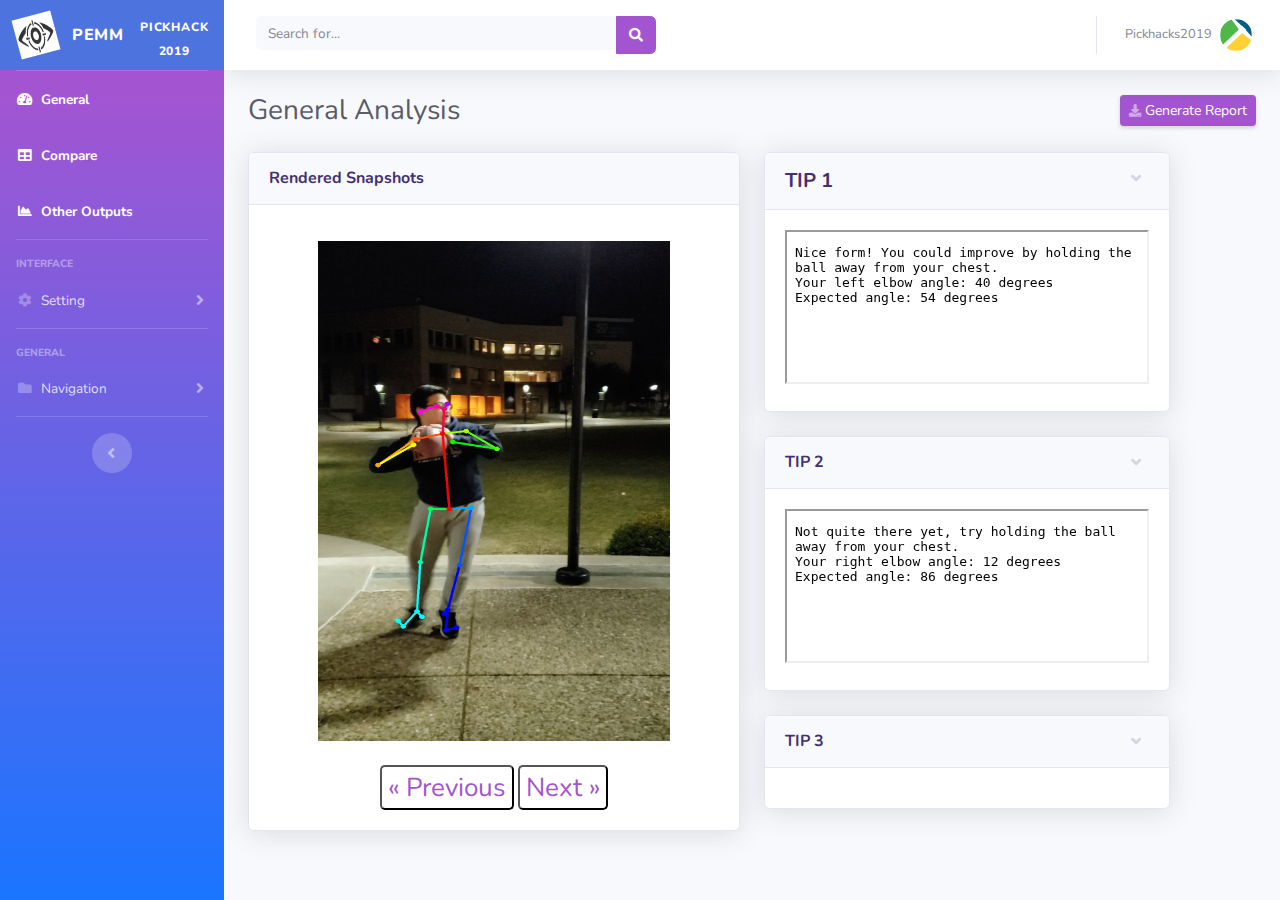
<file: index.html>
<!DOCTYPE html>
<html lang="en">

<head>

  <meta charset="utf-8">
  <meta http-equiv="X-UA-Compatible" content="IE=edge">
  <meta name="viewport" content="width=device-width, initial-scale=1, shrink-to-fit=no">
  <meta name="description" content="Pickhacks 2019 Project (UIUC) Patrick K, Eric D, Michael Z, Melissa P  ">
  <meta name="author" content=" Melissa P">

  <title>PEMM Analysis</title>

  <!-- Custom fonts for this template-->
  <link href="vendor/fontawesome-free/css/all.min.css" rel="stylesheet" type="text/css">
  <link href="https://fonts.googleapis.com/css?family=Nunito:200,200i,300,300i,400,400i,600,600i,700,700i,800,800i,900,900i" rel="stylesheet">

  <!-- Custom styles for this template-->
  <link href="css/sb-admin-2.css" rel="stylesheet">

</head>

<body id="page-top">

    <!-- Page Wrapper -->
    <div id="wrapper">
  
      <!-- Sidebar -->
      <ul class="navbar-nav bg-gradient-primary sidebar sidebar-dark accordion" id="accordionSidebar">
  
        <!-- Sidebar - Brand -->
        <a class="sidebar-brand d-flex align-items-center justify-content-center" href="index.html">
          <div class="sidebar-brand-icon rotate-n-15">
            
            <img style = "width:40px;height:40px" src="img/Icon.JPG"></img>
                        
          </div>
          <div class="sidebar-brand-text mx-3"> PEMM </div>
          <div class="sidebar-brand-text secondline"> <sub>Pickhack 2019</sub></div>
        </a>
  
        <!-- Divider -->
        <hr class="sidebar-divider my-0">
  
        <!-- Nav Item - Dashboard -->
        <li class="nav-item active">
          <a class="nav-link" href="index.html">
            <i class="fas fa-fw fa-tachometer-alt"></i>
            <span>General</span></a>
        </li>
  
          <!-- Nav Item - Tables -->
          <li class="nav-item active">
            <a class="nav-link" href="PEMM_Compare.html">
              <i class="fas fa-fw fa-table"></i>
              <span>Compare</span></a>
          </li>
  
               <!-- Nav Item - Charts -->
        <li class="nav-item active">
            <a class="nav-link" href="PEMM_Others.html">
              <i class="fas fa-fw fa-chart-area"></i>
              <span>Other Outputs</span></a>
          </li>
  
  
        <!-- Divider -->
        <hr class="sidebar-divider">
  
        <!-- Heading -->
        <div class="sidebar-heading">
          Interface
        </div>
  
        <!-- Nav Item - Pages Collapse Menu -->
        <li class="nav-item">
          <a class="nav-link collapsed" href="#" data-toggle="collapse" data-target="#collapseTwo" aria-expanded="true" aria-controls="collapseTwo">
            <i class="fas fa-fw fa-cog"></i>
            <span>Setting</span>
          </a>
          <div id="collapseTwo" class="collapse" aria-labelledby="headingTwo" data-parent="#accordionSidebar">
            <div class="bg-white py-2 collapse-inner rounded">
              <h6 class="collapse-header">Specifics</h6>
              <a class="collapse-item" >Security</a>
              <a class="collapse-item" >Preference</a>
            </div>
          </div>
        </li>
  
        <!-- Divider -->
        <hr class="sidebar-divider">
  
        <!-- Heading -->
        <div class="sidebar-heading">
          General
        </div>
  
        <!-- Nav Item - Pages Collapse Menu -->
        <li class="nav-item">
          <a class="nav-link collapsed" href="#" data-toggle="collapse" data-target="#collapsePages" aria-expanded="true" aria-controls="collapsePages">
            <i class="fas fa-fw fa-folder"></i>
            <span>Navigation</span>
          </a>
          <div id="collapsePages" class="collapse" aria-labelledby="headingPages" data-parent="#accordionSidebar">
            <div class="bg-white py-2 collapse-inner rounded">
              <h6 class="collapse-header">Login Screens:</h6>
              <a class="collapse-item" ></a>Login</a>
              <a class="collapse-item" >Register</a>
              <a class="collapse-item" >Forgot Password</a>
            
            </div>
          </div>
        </li>
  
        
        <!-- Divider -->
        <hr class="sidebar-divider d-none d-md-block">
  
        <!-- Sidebar Toggler (Sidebar) -->
        <div class="text-center d-none d-md-inline">
          <button class="rounded-circle border-0" id="sidebarToggle"></button>
        </div>
  
      </ul>
      <!-- End of Sidebar -->
    <!-- Content Wrapper -->
    <div id="content-wrapper" class="d-flex flex-column">

      <!-- Main Content -->
      <div id="content">

        <!-- Topbar -->
        <nav class="navbar navbar-expand navbar-light bg-white topbar mb-4 static-top shadow">

          <!-- Sidebar Toggle (Topbar) -->
          <button id="sidebarToggleTop" class="btn btn-link d-md-none rounded-circle mr-3">
            <i class="fa fa-bars"></i>
          </button>

          <!-- Topbar Search -->
          <form class="d-none d-sm-inline-block form-inline mr-auto ml-md-3 my-2 my-md-0 mw-100 navbar-search">
            <div class="input-group">
              <input type="text" class="form-control bg-light border-0 small" placeholder="Search for..." aria-label="Search" aria-describedby="basic-addon2">
              <div class="input-group-append">
                <button class="btn btn-primary" type="button">
                  <i class="fas fa-search fa-sm"></i>
                </button>
              </div>
            </div>
          </form>

          <!-- Topbar Navbar -->
          <ul class="navbar-nav ml-auto">

            <!-- Nav Item - Search Dropdown (Visible Only XS) -->
            <li class="nav-item dropdown no-arrow d-sm-none">
              <a class="nav-link dropdown-toggle" href="#" id="searchDropdown" role="button" data-toggle="dropdown" aria-haspopup="true" aria-expanded="false">
                <i class="fas fa-search fa-fw"></i>
              </a>
              <!-- Dropdown - Messages -->
              <div class="dropdown-menu dropdown-menu-right p-3 shadow animated--grow-in" aria-labelledby="searchDropdown">
                <form class="form-inline mr-auto w-100 navbar-search">
                  <div class="input-group">
                    <input type="text" class="form-control bg-light border-0 small" placeholder="Search for..." aria-label="Search" aria-describedby="basic-addon2">
                    <div class="input-group-append">
                      <button class="btn btn-primary" type="button">
                        <i class="fas fa-search fa-sm"></i>
                      </button>
                    </div>
                  </div>
                </form>
              </div>
            </li>

            
            <div class="topbar-divider d-none d-sm-block"></div>

            <!-- Nav Item - User Information -->

              <li class="nav-item dropdown no-arrow">
                  <a class="nav-link dropdown-toggle" href="#" id="userDropdown" role="button" data-toggle="dropdown" aria-haspopup="true" aria-expanded="false">
                    <span class="mr-2 d-none d-lg-inline text-gray-600 small">Pickhacks2019</span>
                    <img class="img-profile rounded-circle" src="img/pickhackIcon.png">
                  </a>
              <!-- Dropdown - User Information -->
              <div class="dropdown-menu dropdown-menu-right shadow animated--grow-in" aria-labelledby="userDropdown">
                <a class="dropdown-item" href="#">
                  <i class="fas fa-user fa-sm fa-fw mr-2 text-gray-400"></i>
                  Profile
                </a>
                <a class="dropdown-item" href="#">
                  <i class="fas fa-cogs fa-sm fa-fw mr-2 text-gray-400"></i>
                  Settings
                </a>
                <a class="dropdown-item" href="#">
                  <i class="fas fa-list fa-sm fa-fw mr-2 text-gray-400"></i>
                  Activity Log
                </a>
                <div class="dropdown-divider"></div>
                <a class="dropdown-item" href="#" data-toggle="modal" data-target="#logoutModal">
                  <i class="fas fa-sign-out-alt fa-sm fa-fw mr-2 text-gray-400"></i>
                  Logout
                </a>
              </div>
            </li>

          </ul>

        </nav>
        <!-- End of Topbar -->

        <!-- Begin Page Content -->
        <div class="container-fluid">

          <!-- Page Heading -->
          <div class="d-sm-flex align-items-center justify-content-between mb-4">
            <h1 class="h3 mb-0 text-gray-800">General Analysis</h1>
            <a href="#" class="d-none d-sm-inline-block btn btn-sm btn-primary shadow-sm"><i class="fas fa-download fa-sm text-white-50"></i> Generate Report</a>
          </div>

          <!-- Content Row Picture -->
         
       <div class="row">
          <!-- Picture changing  -->
          <div class="col-xl-6 col-lg-7">
           <div class="card shadow mb-4">
                    <div class="card-header py-3">
                      <h6 class="m-0 font-weight-bold text-primary">Rendered Snapshots</h6>
                    </div>
                    <div class="card-body">
                      <div class="text-center">
                    <body>
                          <img class="img-fluid px-3 px-sm-4 mt-3 mb-4" id="image" style="width:400px;height:500px" src="img/1_rendered.jpg" >
                      
                      <br>
                        <button id="0" class= "Picture_button" onclick="changeImage(0);changeMessage(0);"><a href="javascript:void();" class="previous" str>&laquo; Previous</a></button> 
                        <button id="1" class= "Picture_button" onclick="changeImage(1); changemessage(1);"><a href="javascript:void();" class="next">Next &raquo;</a></button>
                    </body>
                  </div>
                      </div>
            </div>
          </div>
           <!-- Picture changing html -->

    <!-- Collapsable Card Example -->
    <div class="col-xl-5 col-lg-4 ">
       <div class="card shadow mb-4">
         <!-- Card Header - Accordion -->
         <a href="#collapseCardExample" class="d-block card-header py-3" data-toggle="collapse" role="button" aria-expanded="true" aria-controls="collapseCardExample">
           <h5 class="m-0 font-weight-bold text-primary">TIP 1</h5>
         </a>
         <!-- Card Content - Collapse -->
         <div class="collapse show" id="collapseCardExample">
           <div class="card-body">
               <iframe sandbox id="FirstMessage" height="100%" width="100%"  src = "1_decision_1.txt" onload='readfile()'> </iframe>
            </div>
         </div>
       </div>


              <!-- Collapsable Card Example -->
              <div class="card shadow mb-4">
                  <!-- Card Header - Accordion -->
                  <a href="#collapseCardExample" class="d-block card-header py-3" data-toggle="collapse" role="button" aria-expanded="true" aria-controls="collapseCardExample">
                    <h6 class="m-0 font-weight-bold text-primary">TIP 2</h5>
                  </a>
                  <!-- Card Content - Collapse -->
                  <div class="collapse show" id="collapseCardExample">
                    <div class="card-body">
                        <iframe sandbox id="SecondMessage" height="100%" width="100%"  src = "1_decision_2.txt" onload='readfile()'> </iframe>
                      </div>
                  </div>
                </div>
                
              <!-- Collapsable Card Example -->
              <div class="card shadow mb-4">
                  <!-- Card Header - Accordion -->
                  <a href="#collapseCardExample" class="d-block card-header py-3" data-toggle="collapse" role="button" aria-expanded="true" aria-controls="collapseCardExample">
                    <h6 class="m-0 font-weight-bold text-primary">TIP 3</h5>
                  </a>
                  <!-- Card Content - Collapse -->
                  <div class="collapse show" id="collapseCardExample">
                    <div class="card-body">
                      </div>
                  </div>
                </div>
          <!-- Earnings (Monthly) Card Example -->
          

    </div>
          <!-- content col (Picture Changing-->
          <!-- Picture changing button script -->
          <script>  

              var p0 = new Image();
              p0.src= "img/1_rendered.jpg";
              var p1 = new Image();
              p1.src= "img/2_Eric_rendered.jpg";
              var p2 = new Image();
              p2.src= "img/3_rendered.jpg";
              var p3 = new Image();
              p3.src= "img/4_rendered.jpg";
              var p4 = new Image();
              p4.src= "img/5_rendered.jpg";

              var imgArray = new Array(p0,p1,p2,p3,p4);

              var messageArray1 = ['1_decision_1.txt',
              '2_decision_1.txt',
              '3_decision_1.txt',
              '4_decision_1.txt',
              '5_decision_1.txt'];

              var messageArray2 = ['1_decision_2.txt',
              '2_decision_2.txt',
              '3_decision_2.txt',
              '4_decision_2.txt',
              'message1.txt'];

              var counter = 0; 

              function changeImage(clicked_id){

                if(clicked_id){
                  if(counter != 4){
                    counter ++;
                   }
                }else {
                  if(counter != 0){
                    counter --;
                   }
                }
                
                document.getElementById('image').src = imgArray[counter].src;
                document.getElementById('FirstMessage').src= messageArray1[counter];
                document.getElementById('SecondMessage').src= messageArray2[counter];
              
                return false;
              }
            
        //for the iframe+ read file
        function readfile() {
        alert(document.getElementById('FirstMessage').contentDocument.body.firstChild.src);
        
        alert(document.getElementById('SecondMessage').contentDocument.body.firstChild.innerHTML);
         
          }
          </script>
 
 <!-- Content Row Card Example 
 <div class="row">
      <div class="col-xl-8 col-lg-7">
        <div class="card shadow mb-4">
          <div class="card-header py-3">
            <h6 class="m-0 font-weight-bold text-primary">Development Approach</h6>
          </div>
          <div class="card-body">
            <p > message goes here</p>
            <p class="mb-0">Before working with this theme, you should become familiar with the Bootstrap framework, especially the utility classes.</p>
          </div>
        </div>
    </div>
    End of Approach Column-->

  </div>
</div>
<!-- End of Content Row Card Example -->

            <!--End of content Column-->

        
        <!-- /.container-fluid -->
      
      <!-- End of Main Content -->

    </div>
    <!-- End of Content Wrapper -->

  <!-- End of Page Wrapper -->

  <!-- Scroll to Top Button-->
  <a class="scroll-to-top rounded" href="#page-top">
    <i class="fas fa-angle-up"></i>
  </a>

  <!-- Logout Modal-->
  <div class="modal fade" id="logoutModal" tabindex="-1" role="dialog" aria-labelledby="exampleModalLabel" aria-hidden="true">
    <div class="modal-dialog" role="document">
      <div class="modal-content">
        <div class="modal-header">
          <h5 class="modal-title" id="exampleModalLabel">Ready to Leave?</h5>
          <button class="close" type="button" data-dismiss="modal" aria-label="Close">
            <span aria-hidden="true">×</span>
          </button>
        </div>
        <div class="modal-body">Select "Logout" below if you are ready to end your current session.</div>
        <div class="modal-footer">
          <button class="btn btn-secondary" type="button" data-dismiss="modal">Cancel</button>
          <a class="btn btn-primary" href="login.html">Logout</a>
        </div>
      </div>
    </div>
  </div>

  <!-- Bootstrap core JavaScript-->
  <script src="vendor/jquery/jquery.min.js"></script>
  <script src="vendor/bootstrap/js/bootstrap.bundle.min.js"></script>

  <!-- Core plugin JavaScript-->
  <script src="vendor/jquery-easing/jquery.easing.min.js"></script>

  <!-- Custom scripts for all pages-->
  <script src="js/sb-admin-2.min.js"></script>

  <!-- Page level plugins -->
  <script src="vendor/chart.js/Chart.min.js"></script>

  <!-- Page level custom scripts -->
  <script src="js/demo/chart-area-demo.js"></script>
  <script src="js/demo/chart-pie-demo.js"></script>

</body>

</html>
</file>
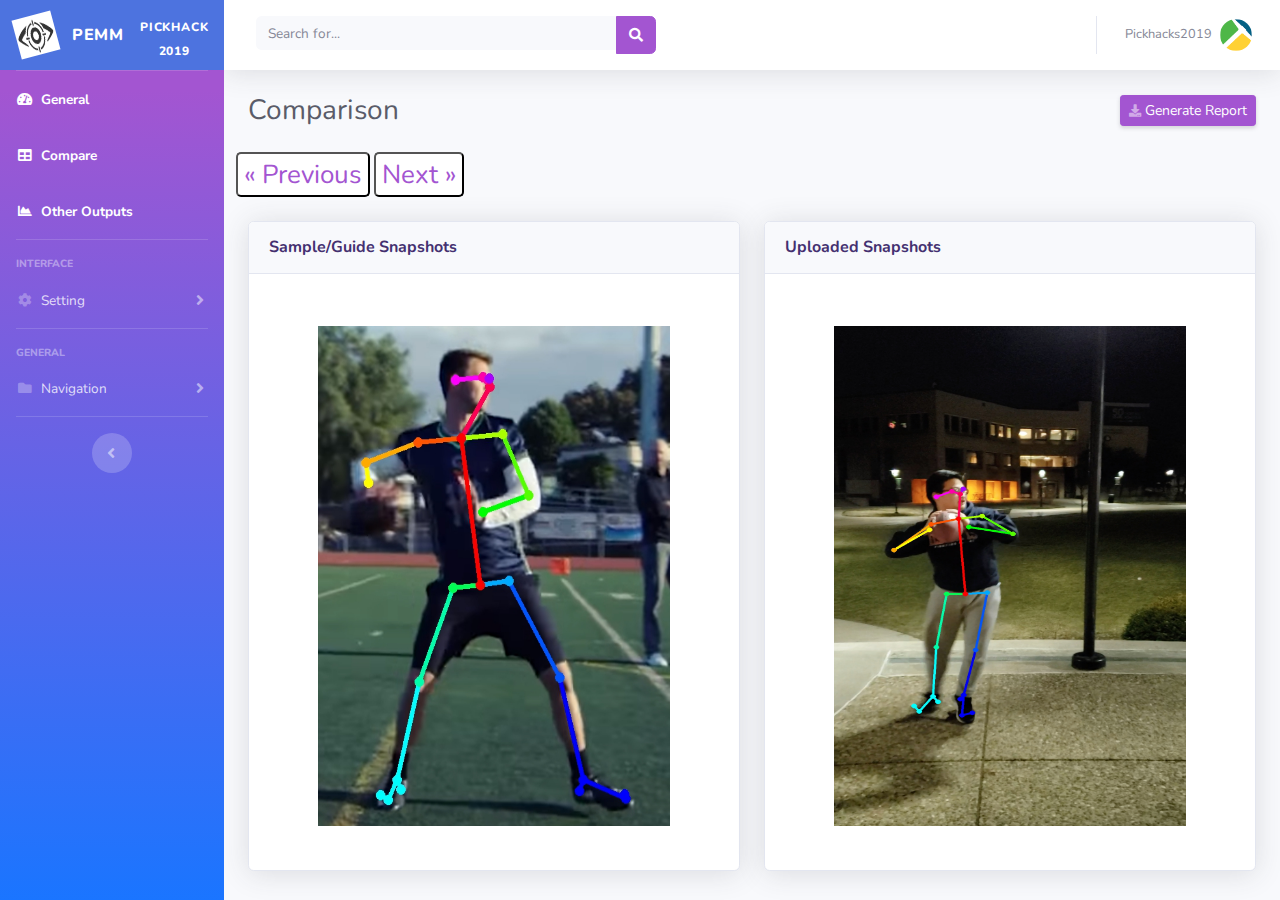
<file: PEMM_Compare.html>
<!DOCTYPE html>
<html lang="en">

<head>

  <meta charset="utf-8">
  <meta http-equiv="X-UA-Compatible" content="IE=edge">
  <meta name="viewport" content="width=device-width, initial-scale=1, shrink-to-fit=no">
  <meta name="description" content="Pickhacks 2019 Project (UIUC) Patrick K, Eric D, Michael Z, Melissa P  ">
  <meta name="author" content=" Melissa P">

  <title>PEMM Others</title>

  <!-- Custom fonts for this template-->
  <link href="vendor/fontawesome-free/css/all.min.css" rel="stylesheet" type="text/css">
  <link href="https://fonts.googleapis.com/css?family=Nunito:200,200i,300,300i,400,400i,600,600i,700,700i,800,800i,900,900i" rel="stylesheet">

  <!-- Custom styles for this template-->
  <link href="css/sb-admin-2.css" rel="stylesheet">

</head>

<body id="page-top">

    <!-- Page Wrapper -->
    <div id="wrapper">
  
      <!-- Sidebar -->
      <ul class="navbar-nav bg-gradient-primary sidebar sidebar-dark accordion" id="accordionSidebar">
  
        <!-- Sidebar - Brand -->
        <a class="sidebar-brand d-flex align-items-center justify-content-center" href="index.html">
          <div class="sidebar-brand-icon rotate-n-15">
            
            <img style = "width:40px;height:40px" src="img/Icon.JPG"></img>
                        
          </div>
          <div class="sidebar-brand-text mx-3"> PEMM </div>
          <div class="sidebar-brand-text secondline"> <sub>Pickhack 2019</sub></div>
        </a>
  
        <!-- Divider -->
        <hr class="sidebar-divider my-0">
  
        <!-- Nav Item - Dashboard -->
        <li class="nav-item active">
          <a class="nav-link" href="index.html">
            <i class="fas fa-fw fa-tachometer-alt"></i>
            <span>General</span></a>
        </li>
  
          <!-- Nav Item - Tables -->
          <li class="nav-item active">
            <a class="nav-link" href="PEMM_Compare.html">
              <i class="fas fa-fw fa-table"></i>
              <span>Compare</span></a>
          </li>
  
               <!-- Nav Item - Charts -->
        <li class="nav-item active">
            <a class="nav-link" href="PEMM_Others.html">
              <i class="fas fa-fw fa-chart-area"></i>
              <span>Other Outputs</span></a>
          </li>
  
  
        <!-- Divider -->
        <hr class="sidebar-divider">
  
        <!-- Heading -->
        <div class="sidebar-heading">
          Interface
        </div>
  
        <!-- Nav Item - Pages Collapse Menu -->
        <li class="nav-item">
          <a class="nav-link collapsed" href="#" data-toggle="collapse" data-target="#collapseTwo" aria-expanded="true" aria-controls="collapseTwo">
            <i class="fas fa-fw fa-cog"></i>
            <span>Setting</span>
          </a>
          <div id="collapseTwo" class="collapse" aria-labelledby="headingTwo" data-parent="#accordionSidebar">
            <div class="bg-white py-2 collapse-inner rounded">
              <h6 class="collapse-header">Specifics</h6>
              <a class="collapse-item" >Security</a>
              <a class="collapse-item" >Preference</a>
            </div>
          </div>
        </li>
  
        <!-- Divider -->
        <hr class="sidebar-divider">
  
        <!-- Heading -->
        <div class="sidebar-heading">
          General
        </div>
  
        <!-- Nav Item - Pages Collapse Menu -->
        <li class="nav-item">
          <a class="nav-link collapsed" href="#" data-toggle="collapse" data-target="#collapsePages" aria-expanded="true" aria-controls="collapsePages">
            <i class="fas fa-fw fa-folder"></i>
            <span>Navigation</span>
          </a>
          <div id="collapsePages" class="collapse" aria-labelledby="headingPages" data-parent="#accordionSidebar">
            <div class="bg-white py-2 collapse-inner rounded">
              <h6 class="collapse-header">Login Screens:</h6>
              <a class="collapse-item" ></a>Login</a>
              <a class="collapse-item" >Register</a>
              <a class="collapse-item" >Forgot Password</a>
            
            </div>
          </div>
        </li>
  
        
        <!-- Divider -->
        <hr class="sidebar-divider d-none d-md-block">
  
        <!-- Sidebar Toggler (Sidebar) -->
        <div class="text-center d-none d-md-inline">
          <button class="rounded-circle border-0" id="sidebarToggle"></button>
        </div>
  
      </ul>
      <!-- End of Sidebar -->
    <!-- Content Wrapper -->
    <div id="content-wrapper" class="d-flex flex-column">

      <!-- Main Content -->
      <div id="content">

        <!-- Topbar -->
        <nav class="navbar navbar-expand navbar-light bg-white topbar mb-4 static-top shadow">

          <!-- Sidebar Toggle (Topbar) -->
          <button id="sidebarToggleTop" class="btn btn-link d-md-none rounded-circle mr-3">
            <i class="fa fa-bars"></i>
          </button>

          <!-- Topbar Search -->
          <form class="d-none d-sm-inline-block form-inline mr-auto ml-md-3 my-2 my-md-0 mw-100 navbar-search">
            <div class="input-group">
              <input type="text" class="form-control bg-light border-0 small" placeholder="Search for..." aria-label="Search" aria-describedby="basic-addon2">
              <div class="input-group-append">
                <button class="btn btn-primary" type="button">
                  <i class="fas fa-search fa-sm"></i>
                </button>
              </div>
            </div>
          </form>

          <!-- Topbar Navbar -->
          <ul class="navbar-nav ml-auto">

            <!-- Nav Item - Search Dropdown (Visible Only XS) -->
            <li class="nav-item dropdown no-arrow d-sm-none">
              <a class="nav-link dropdown-toggle" href="#" id="searchDropdown" role="button" data-toggle="dropdown" aria-haspopup="true" aria-expanded="false">
                <i class="fas fa-search fa-fw"></i>
              </a>
              <!-- Dropdown - Messages -->
              <div class="dropdown-menu dropdown-menu-right p-3 shadow animated--grow-in" aria-labelledby="searchDropdown">
                <form class="form-inline mr-auto w-100 navbar-search">
                  <div class="input-group">
                    <input type="text" class="form-control bg-light border-0 small" placeholder="Search for..." aria-label="Search" aria-describedby="basic-addon2">
                    <div class="input-group-append">
                      <button class="btn btn-primary" type="button">
                        <i class="fas fa-search fa-sm"></i>
                      </button>
                    </div>
                  </div>
                </form>
              </div>
            </li>

            
            <div class="topbar-divider d-none d-sm-block"></div>

            <!-- Nav Item - User Information -->

              <li class="nav-item dropdown no-arrow">
                  <a class="nav-link dropdown-toggle" href="#" id="userDropdown" role="button" data-toggle="dropdown" aria-haspopup="true" aria-expanded="false">
                    <span class="mr-2 d-none d-lg-inline text-gray-600 small">Pickhacks2019</span>
                    <img class="img-profile rounded-circle" src="img/pickhackIcon.png">
                  </a>
              <!-- Dropdown - User Information -->
              <div class="dropdown-menu dropdown-menu-right shadow animated--grow-in" aria-labelledby="userDropdown">
                <a class="dropdown-item" href="#">
                  <i class="fas fa-user fa-sm fa-fw mr-2 text-gray-400"></i>
                  Profile
                </a>
                <a class="dropdown-item" href="#">
                  <i class="fas fa-cogs fa-sm fa-fw mr-2 text-gray-400"></i>
                  Settings
                </a>
                <a class="dropdown-item" href="#">
                  <i class="fas fa-list fa-sm fa-fw mr-2 text-gray-400"></i>
                  Activity Log
                </a>
                <div class="dropdown-divider"></div>
                <a class="dropdown-item" href="#" data-toggle="modal" data-target="#logoutModal">
                  <i class="fas fa-sign-out-alt fa-sm fa-fw mr-2 text-gray-400"></i>
                  Logout
                </a>
              </div>
            </li>

          </ul>

        </nav>
        <!-- End of Topbar -->

        <!-- Begin Page Content -->
        <div class="container-fluid">

          <!-- Page Heading -->
          <div class="d-sm-flex align-items-center justify-content-between mb-4">
            <h1 class="h3 mb-0 text-gray-800">Comparison</h1>
            <a href="#" class="d-none d-sm-inline-block btn btn-sm btn-primary shadow-sm"><i class="fas fa-download fa-sm text-white-50"></i> Generate Report</a>
          </div>

           <!-- Content Row Card Example -->
 <div class="row">
 
            <div class="text-center">                                                                       
        <button id="0" class= "Picture_button" onclick="changeImage(0);"><a href="javascript:void();" class="previous" str>&laquo; Previous</a></button> 
        <button id="1" class= "Picture_button" onclick="changeImage(1);"><a href="javascript:void();" class="next">Next &raquo;</a></button>
    </div>
  </div>
<!--End of Approach Column-->

<br>


          <!-- Content Row Picture -->
         
          <div class="row">
              <!-- Picture changing  -->
              <div class="col-xl-6 col-lg-7">
               <div class="card shadow mb-4">
                        <div class="card-header py-3">
                          <h6 class="m-0 font-weight-bold text-primary">Sample/Guide Snapshots</h6>
                        </div>
                        <div class="card-body">
                            <p>                                    </p>
                          <div class="text-center">
                        <body>
                              <img class="img-fluid px-3 px-sm-4 mt-3 mb-4" id="image" style="width:400px;height:500px" src="img/[2] FootballReference0.jpg" >
                          
                          <br>
                           </body>
                      </div>
                          </div>
                </div>
              </div>
                  <!-- Picture changing  -->
                  <div class="col-xl-6 col-lg-7">
                   <div class="card shadow mb-4">
                            <div class="card-header py-3">
                              <h6 class="m-0 font-weight-bold text-primary">Uploaded Snapshots</h6>
                            </div>
                            <div class="card-body">
                                <p>                                    </p>
        
                              <div class="text-center">
                            <body>
                                  <img class="img-fluid px-3 px-sm-4 mt-3 mb-4" id="image2" style="width:400px;height:500px" src="img/1_rendered.jpg" >
                              
                              <br>
                                </body>
                          </div>
                              </div>
                    </div>
                  
         
              <!-- Picture changing html -->
            </div>
          
</div>
          <!-- content col (Picture Changing-->
          <!-- Picture changing button script -->
          <script>  

              var p0 = new Image();
              p0.src= "img/[2] FootballReference0.jpg";
              var p1 = new Image();
              p1.src= "img/[2] FootballReference1.jpg";
              var p2 = new Image();
              p2.src= "img/[2] FootballReference2.jpg";
              var p3 = new Image();
              p3.src= "img/[2] FootballReference3.jpg";
              var p4 = new Image();
              p4.src= "img/[2] FootballReference4.jpg";

              var imgArray = new Array(p0,p1,p2,p3,p4);

              var m0 = new Image();
              m0.src= "img/1_rendered.jpg";
              var m1 = new Image();
              m1.src= "img/2_rendered.jpg";
              var m2 = new Image();
              m2.src= "img/3_rendered.jpg";
              var m3 = new Image();
              m3.src= "img/4_rendered.jpg";
              var m4 = new Image();
              m4.src= "img/5_rendered.jpg";

              var imgArray = new Array(p0,p1,p2,p3,p4);
              
              var imgArray2 = new Array(m0,m1,m2,m3,m4);
              var counter = 0; 

              function changeImage(clicked_id){

                if(clicked_id){
                  if(counter != 4){
                    counter ++;
                   }
                }else {
                  if(counter != 0){
                    counter --;
                   }
                }
                
                document.getElementById('image').src = imgArray[counter].src;
                document.getElementById('image2').src = imgArray2[counter].src;
  
                return false;
              }
          </script>
 
  

   
<!-- End of Content Row Card Example -->

            <!--End of content Column-->

        </div>
        <!-- /.container-fluid -->
      
      <!-- End of Main Content -->

    <!-- End of Content Wrapper -->

  </div>
  <!-- End of Page Wrapper -->

  <!-- Scroll to Top Button-->
  <a class="scroll-to-top rounded" href="#page-top">
    <i class="fas fa-angle-up"></i>
  </a>

  <!-- Logout Modal-->
  <div class="modal fade" id="logoutModal" tabindex="-1" role="dialog" aria-labelledby="exampleModalLabel" aria-hidden="true">
    <div class="modal-dialog" role="document">
      <div class="modal-content">
        <div class="modal-header">
          <h5 class="modal-title" id="exampleModalLabel">Ready to Leave?</h5>
          <button class="close" type="button" data-dismiss="modal" aria-label="Close">
            <span aria-hidden="true">×</span>
          </button>
        </div>
        <div class="modal-body">Select "Logout" below if you are ready to end your current session.</div>
        <div class="modal-footer">
          <button class="btn btn-secondary" type="button" data-dismiss="modal">Cancel</button>
          <a class="btn btn-primary" href="login.html">Logout</a>
        </div>
      </div>
    </div>
  </div>

  <!-- Bootstrap core JavaScript-->
  <script src="vendor/jquery/jquery.min.js"></script>
  <script src="vendor/bootstrap/js/bootstrap.bundle.min.js"></script>

  <!-- Core plugin JavaScript-->
  <script src="vendor/jquery-easing/jquery.easing.min.js"></script>

  <!-- Custom scripts for all pages-->
  <script src="js/sb-admin-2.min.js"></script>

  <!-- Page level plugins -->
  <script src="vendor/chart.js/Chart.min.js"></script>

  <!-- Page level custom scripts -->
  <script src="js/demo/chart-area-demo.js"></script>
  <script src="js/demo/chart-pie-demo.js"></script>

</body>

</html>
</file>
<file: vendor/fontawesome-free/css/all.min.css>
.fa,.fab,.fal,.far,.fas{-moz-osx-font-smoothing:grayscale;-webkit-font-smoothing:antialiased;display:inline-block;font-style:normal;font-variant:normal;text-rendering:auto;line-height:1}.fa-lg{font-size:1.33333em;line-height:.75em;vertical-align:-.0667em}.fa-xs{font-size:.75em}.fa-sm{font-size:.875em}.fa-1x{font-size:1em}.fa-2x{font-size:2em}.fa-3x{font-size:3em}.fa-4x{font-size:4em}.fa-5x{font-size:5em}.fa-6x{font-size:6em}.fa-7x{font-size:7em}.fa-8x{font-size:8em}.fa-9x{font-size:9em}.fa-10x{font-size:10em}.fa-fw{text-align:center;width:1.25em}.fa-ul{list-style-type:none;margin-left:2.5em;padding-left:0}.fa-ul>li{position:relative}.fa-li{left:-2em;position:absolute;text-align:center;width:2em;line-height:inherit}.fa-border{border:.08em solid #eee;border-radius:.1em;padding:.2em .25em .15em}.fa-pull-left{float:left}.fa-pull-right{float:right}.fa.fa-pull-left,.fab.fa-pull-left,.fal.fa-pull-left,.far.fa-pull-left,.fas.fa-pull-left{margin-right:.3em}.fa.fa-pull-right,.fab.fa-pull-right,.fal.fa-pull-right,.far.fa-pull-right,.fas.fa-pull-right{margin-left:.3em}.fa-spin{animation:fa-spin 2s infinite linear}.fa-pulse{animation:fa-spin 1s infinite steps(8)}@keyframes fa-spin{0%{transform:rotate(0deg)}to{transform:rotate(1turn)}}.fa-rotate-90{-ms-filter:"progid:DXImageTransform.Microsoft.BasicImage(rotation=1)";transform:rotate(90deg)}.fa-rotate-180{-ms-filter:"progid:DXImageTransform.Microsoft.BasicImage(rotation=2)";transform:rotate(180deg)}.fa-rotate-270{-ms-filter:"progid:DXImageTransform.Microsoft.BasicImage(rotation=3)";transform:rotate(270deg)}.fa-flip-horizontal{-ms-filter:"progid:DXImageTransform.Microsoft.BasicImage(rotation=0, mirror=1)";transform:scaleX(-1)}.fa-flip-vertical{transform:scaleY(-1)}.fa-flip-both,.fa-flip-horizontal.fa-flip-vertical,.fa-flip-vertical{-ms-filter:"progid:DXImageTransform.Microsoft.BasicImage(rotation=2, mirror=1)"}.fa-flip-both,.fa-flip-horizontal.fa-flip-vertical{transform:scale(-1)}:root .fa-flip-both,:root .fa-flip-horizontal,:root .fa-flip-vertical,:root .fa-rotate-90,:root .fa-rotate-180,:root .fa-rotate-270{filter:none}.fa-stack{display:inline-block;height:2em;line-height:2em;position:relative;vertical-align:middle;width:2.5em}.fa-stack-1x,.fa-stack-2x{left:0;position:absolute;text-align:center;width:100%}.fa-stack-1x{line-height:inherit}.fa-stack-2x{font-size:2em}.fa-inverse{color:#fff}.fa-500px:before{content:"\f26e"}.fa-accessible-icon:before{content:"\f368"}.fa-accusoft:before{content:"\f369"}.fa-acquisitions-incorporated:before{content:"\f6af"}.fa-ad:before{content:"\f641"}.fa-address-book:before{content:"\f2b9"}.fa-address-card:before{content:"\f2bb"}.fa-adjust:before{content:"\f042"}.fa-adn:before{content:"\f170"}.fa-adobe:before{content:"\f778"}.fa-adversal:before{content:"\f36a"}.fa-affiliatetheme:before{content:"\f36b"}.fa-air-freshener:before{content:"\f5d0"}.fa-algolia:before{content:"\f36c"}.fa-align-center:before{content:"\f037"}.fa-align-justify:before{content:"\f039"}.fa-align-left:before{content:"\f036"}.fa-align-right:before{content:"\f038"}.fa-alipay:before{content:"\f642"}.fa-allergies:before{content:"\f461"}.fa-amazon:before{content:"\f270"}.fa-amazon-pay:before{content:"\f42c"}.fa-ambulance:before{content:"\f0f9"}.fa-american-sign-language-interpreting:before{content:"\f2a3"}.fa-amilia:before{content:"\f36d"}.fa-anchor:before{content:"\f13d"}.fa-android:before{content:"\f17b"}.fa-angellist:before{content:"\f209"}.fa-angle-double-down:before{content:"\f103"}.fa-angle-double-left:before{content:"\f100"}.fa-angle-double-right:before{content:"\f101"}.fa-angle-double-up:before{content:"\f102"}.fa-angle-down:before{content:"\f107"}.fa-angle-left:before{content:"\f104"}.fa-angle-right:before{content:"\f105"}.fa-angle-up:before{content:"\f106"}.fa-angry:before{content:"\f556"}.fa-angrycreative:before{content:"\f36e"}.fa-angular:before{content:"\f420"}.fa-ankh:before{content:"\f644"}.fa-app-store:before{content:"\f36f"}.fa-app-store-ios:before{content:"\f370"}.fa-apper:before{content:"\f371"}.fa-apple:before{content:"\f179"}.fa-apple-alt:before{content:"\f5d1"}.fa-apple-pay:before{content:"\f415"}.fa-archive:before{content:"\f187"}.fa-archway:before{content:"\f557"}.fa-arrow-alt-circle-down:before{content:"\f358"}.fa-arrow-alt-circle-left:before{content:"\f359"}.fa-arrow-alt-circle-right:before{content:"\f35a"}.fa-arrow-alt-circle-up:before{content:"\f35b"}.fa-arrow-circle-down:before{content:"\f0ab"}.fa-arrow-circle-left:before{content:"\f0a8"}.fa-arrow-circle-right:before{content:"\f0a9"}.fa-arrow-circle-up:before{content:"\f0aa"}.fa-arrow-down:before{content:"\f063"}.fa-arrow-left:before{content:"\f060"}.fa-arrow-right:before{content:"\f061"}.fa-arrow-up:before{content:"\f062"}.fa-arrows-alt:before{content:"\f0b2"}.fa-arrows-alt-h:before{content:"\f337"}.fa-arrows-alt-v:before{content:"\f338"}.fa-artstation:before{content:"\f77a"}.fa-assistive-listening-systems:before{content:"\f2a2"}.fa-asterisk:before{content:"\f069"}.fa-asymmetrik:before{content:"\f372"}.fa-at:before{content:"\f1fa"}.fa-atlas:before{content:"\f558"}.fa-atlassian:before{content:"\f77b"}.fa-atom:before{content:"\f5d2"}.fa-audible:before{content:"\f373"}.fa-audio-description:before{content:"\f29e"}.fa-autoprefixer:before{content:"\f41c"}.fa-avianex:before{content:"\f374"}.fa-aviato:before{content:"\f421"}.fa-award:before{content:"\f559"}.fa-aws:before{content:"\f375"}.fa-baby:before{content:"\f77c"}.fa-baby-carriage:before{content:"\f77d"}.fa-backspace:before{content:"\f55a"}.fa-backward:before{content:"\f04a"}.fa-bacon:before{content:"\f7e5"}.fa-balance-scale:before{content:"\f24e"}.fa-ban:before{content:"\f05e"}.fa-band-aid:before{content:"\f462"}.fa-bandcamp:before{content:"\f2d5"}.fa-barcode:before{content:"\f02a"}.fa-bars:before{content:"\f0c9"}.fa-baseball-ball:before{content:"\f433"}.fa-basketball-ball:before{content:"\f434"}.fa-bath:before{content:"\f2cd"}.fa-battery-empty:before{content:"\f244"}.fa-battery-full:before{content:"\f240"}.fa-battery-half:before{content:"\f242"}.fa-battery-quarter:before{content:"\f243"}.fa-battery-three-quarters:before{content:"\f241"}.fa-bed:before{content:"\f236"}.fa-beer:before{content:"\f0fc"}.fa-behance:before{content:"\f1b4"}.fa-behance-square:before{content:"\f1b5"}.fa-bell:before{content:"\f0f3"}.fa-bell-slash:before{content:"\f1f6"}.fa-bezier-curve:before{content:"\f55b"}.fa-bible:before{content:"\f647"}.fa-bicycle:before{content:"\f206"}.fa-bimobject:before{content:"\f378"}.fa-binoculars:before{content:"\f1e5"}.fa-biohazard:before{content:"\f780"}.fa-birthday-cake:before{content:"\f1fd"}.fa-bitbucket:before{content:"\f171"}.fa-bitcoin:before{content:"\f379"}.fa-bity:before{content:"\f37a"}.fa-black-tie:before{content:"\f27e"}.fa-blackberry:before{content:"\f37b"}.fa-blender:before{content:"\f517"}.fa-blender-phone:before{content:"\f6b6"}.fa-blind:before{content:"\f29d"}.fa-blog:before{content:"\f781"}.fa-blogger:before{content:"\f37c"}.fa-blogger-b:before{content:"\f37d"}.fa-bluetooth:before{content:"\f293"}.fa-bluetooth-b:before{content:"\f294"}.fa-bold:before{content:"\f032"}.fa-bolt:before{content:"\f0e7"}.fa-bomb:before{content:"\f1e2"}.fa-bone:before{content:"\f5d7"}.fa-bong:before{content:"\f55c"}.fa-book:before{content:"\f02d"}.fa-book-dead:before{content:"\f6b7"}.fa-book-medical:before{content:"\f7e6"}.fa-book-open:before{content:"\f518"}.fa-book-reader:before{content:"\f5da"}.fa-bookmark:before{content:"\f02e"}.fa-bowling-ball:before{content:"\f436"}.fa-box:before{content:"\f466"}.fa-box-open:before{content:"\f49e"}.fa-boxes:before{content:"\f468"}.fa-braille:before{content:"\f2a1"}.fa-brain:before{content:"\f5dc"}.fa-bread-slice:before{content:"\f7ec"}.fa-briefcase:before{content:"\f0b1"}.fa-briefcase-medical:before{content:"\f469"}.fa-broadcast-tower:before{content:"\f519"}.fa-broom:before{content:"\f51a"}.fa-brush:before{content:"\f55d"}.fa-btc:before{content:"\f15a"}.fa-bug:before{content:"\f188"}.fa-building:before{content:"\f1ad"}.fa-bullhorn:before{content:"\f0a1"}.fa-bullseye:before{content:"\f140"}.fa-burn:before{content:"\f46a"}.fa-buromobelexperte:before{content:"\f37f"}.fa-bus:before{content:"\f207"}.fa-bus-alt:before{content:"\f55e"}.fa-business-time:before{content:"\f64a"}.fa-buysellads:before{content:"\f20d"}.fa-calculator:before{content:"\f1ec"}.fa-calendar:before{content:"\f133"}.fa-calendar-alt:before{content:"\f073"}.fa-calendar-check:before{content:"\f274"}.fa-calendar-day:before{content:"\f783"}.fa-calendar-minus:before{content:"\f272"}.fa-calendar-plus:before{content:"\f271"}.fa-calendar-times:before{content:"\f273"}.fa-calendar-week:before{content:"\f784"}.fa-camera:before{content:"\f030"}.fa-camera-retro:before{content:"\f083"}.fa-campground:before{content:"\f6bb"}.fa-canadian-maple-leaf:before{content:"\f785"}.fa-candy-cane:before{content:"\f786"}.fa-cannabis:before{content:"\f55f"}.fa-capsules:before{content:"\f46b"}.fa-car:before{content:"\f1b9"}.fa-car-alt:before{content:"\f5de"}.fa-car-battery:before{content:"\f5df"}.fa-car-crash:before{content:"\f5e1"}.fa-car-side:before{content:"\f5e4"}.fa-caret-down:before{content:"\f0d7"}.fa-caret-left:before{content:"\f0d9"}.fa-caret-right:before{content:"\f0da"}.fa-caret-square-down:before{content:"\f150"}.fa-caret-square-left:before{content:"\f191"}.fa-caret-square-right:before{content:"\f152"}.fa-caret-square-up:before{content:"\f151"}.fa-caret-up:before{content:"\f0d8"}.fa-carrot:before{content:"\f787"}.fa-cart-arrow-down:before{content:"\f218"}.fa-cart-plus:before{content:"\f217"}.fa-cash-register:before{content:"\f788"}.fa-cat:before{content:"\f6be"}.fa-cc-amazon-pay:before{content:"\f42d"}.fa-cc-amex:before{content:"\f1f3"}.fa-cc-apple-pay:before{content:"\f416"}.fa-cc-diners-club:before{content:"\f24c"}.fa-cc-discover:before{content:"\f1f2"}.fa-cc-jcb:before{content:"\f24b"}.fa-cc-mastercard:before{content:"\f1f1"}.fa-cc-paypal:before{content:"\f1f4"}.fa-cc-stripe:before{content:"\f1f5"}.fa-cc-visa:before{content:"\f1f0"}.fa-centercode:before{content:"\f380"}.fa-centos:before{content:"\f789"}.fa-certificate:before{content:"\f0a3"}.fa-chair:before{content:"\f6c0"}.fa-chalkboard:before{content:"\f51b"}.fa-chalkboard-teacher:before{content:"\f51c"}.fa-charging-station:before{content:"\f5e7"}.fa-chart-area:before{content:"\f1fe"}.fa-chart-bar:before{content:"\f080"}.fa-chart-line:before{content:"\f201"}.fa-chart-pie:before{content:"\f200"}.fa-check:before{content:"\f00c"}.fa-check-circle:before{content:"\f058"}.fa-check-double:before{content:"\f560"}.fa-check-square:before{content:"\f14a"}.fa-cheese:before{content:"\f7ef"}.fa-chess:before{content:"\f439"}.fa-chess-bishop:before{content:"\f43a"}.fa-chess-board:before{content:"\f43c"}.fa-chess-king:before{content:"\f43f"}.fa-chess-knight:before{content:"\f441"}.fa-chess-pawn:before{content:"\f443"}.fa-chess-queen:before{content:"\f445"}.fa-chess-rook:before{content:"\f447"}.fa-chevron-circle-down:before{content:"\f13a"}.fa-chevron-circle-left:before{content:"\f137"}.fa-chevron-circle-right:before{content:"\f138"}.fa-chevron-circle-up:before{content:"\f139"}.fa-chevron-down:before{content:"\f078"}.fa-chevron-left:before{content:"\f053"}.fa-chevron-right:before{content:"\f054"}.fa-chevron-up:before{content:"\f077"}.fa-child:before{content:"\f1ae"}.fa-chrome:before{content:"\f268"}.fa-church:before{content:"\f51d"}.fa-circle:before{content:"\f111"}.fa-circle-notch:before{content:"\f1ce"}.fa-city:before{content:"\f64f"}.fa-clinic-medical:before{content:"\f7f2"}.fa-clipboard:before{content:"\f328"}.fa-clipboard-check:before{content:"\f46c"}.fa-clipboard-list:before{content:"\f46d"}.fa-clock:before{content:"\f017"}.fa-clone:before{content:"\f24d"}.fa-closed-captioning:before{content:"\f20a"}.fa-cloud:before{content:"\f0c2"}.fa-cloud-download-alt:before{content:"\f381"}.fa-cloud-meatball:before{content:"\f73b"}.fa-cloud-moon:before{content:"\f6c3"}.fa-cloud-moon-rain:before{content:"\f73c"}.fa-cloud-rain:before{content:"\f73d"}.fa-cloud-showers-heavy:before{content:"\f740"}.fa-cloud-sun:before{content:"\f6c4"}.fa-cloud-sun-rain:before{content:"\f743"}.fa-cloud-upload-alt:before{content:"\f382"}.fa-cloudscale:before{content:"\f383"}.fa-cloudsmith:before{content:"\f384"}.fa-cloudversify:before{content:"\f385"}.fa-cocktail:before{content:"\f561"}.fa-code:before{content:"\f121"}.fa-code-branch:before{content:"\f126"}.fa-codepen:before{content:"\f1cb"}.fa-codiepie:before{content:"\f284"}.fa-coffee:before{content:"\f0f4"}.fa-cog:before{content:"\f013"}.fa-cogs:before{content:"\f085"}.fa-coins:before{content:"\f51e"}.fa-columns:before{content:"\f0db"}.fa-comment:before{content:"\f075"}.fa-comment-alt:before{content:"\f27a"}.fa-comment-dollar:before{content:"\f651"}.fa-comment-dots:before{content:"\f4ad"}.fa-comment-medical:before{content:"\f7f5"}.fa-comment-slash:before{content:"\f4b3"}.fa-comments:before{content:"\f086"}.fa-comments-dollar:before{content:"\f653"}.fa-compact-disc:before{content:"\f51f"}.fa-compass:before{content:"\f14e"}.fa-compress:before{content:"\f066"}.fa-compress-arrows-alt:before{content:"\f78c"}.fa-concierge-bell:before{content:"\f562"}.fa-confluence:before{content:"\f78d"}.fa-connectdevelop:before{content:"\f20e"}.fa-contao:before{content:"\f26d"}.fa-cookie:before{content:"\f563"}.fa-cookie-bite:before{content:"\f564"}.fa-copy:before{content:"\f0c5"}.fa-copyright:before{content:"\f1f9"}.fa-couch:before{content:"\f4b8"}.fa-cpanel:before{content:"\f388"}.fa-creative-commons:before{content:"\f25e"}.fa-creative-commons-by:before{content:"\f4e7"}.fa-creative-commons-nc:before{content:"\f4e8"}.fa-creative-commons-nc-eu:before{content:"\f4e9"}.fa-creative-commons-nc-jp:before{content:"\f4ea"}.fa-creative-commons-nd:before{content:"\f4eb"}.fa-creative-commons-pd:before{content:"\f4ec"}.fa-creative-commons-pd-alt:before{content:"\f4ed"}.fa-creative-commons-remix:before{content:"\f4ee"}.fa-creative-commons-sa:before{content:"\f4ef"}.fa-creative-commons-sampling:before{content:"\f4f0"}.fa-creative-commons-sampling-plus:before{content:"\f4f1"}.fa-creative-commons-share:before{content:"\f4f2"}.fa-creative-commons-zero:before{content:"\f4f3"}.fa-credit-card:before{content:"\f09d"}.fa-critical-role:before{content:"\f6c9"}.fa-crop:before{content:"\f125"}.fa-crop-alt:before{content:"\f565"}.fa-cross:before{content:"\f654"}.fa-crosshairs:before{content:"\f05b"}.fa-crow:before{content:"\f520"}.fa-crown:before{content:"\f521"}.fa-crutch:before{content:"\f7f7"}.fa-css3:before{content:"\f13c"}.fa-css3-alt:before{content:"\f38b"}.fa-cube:before{content:"\f1b2"}.fa-cubes:before{content:"\f1b3"}.fa-cut:before{content:"\f0c4"}.fa-cuttlefish:before{content:"\f38c"}.fa-d-and-d:before{content:"\f38d"}.fa-d-and-d-beyond:before{content:"\f6ca"}.fa-dashcube:before{content:"\f210"}.fa-database:before{content:"\f1c0"}.fa-deaf:before{content:"\f2a4"}.fa-delicious:before{content:"\f1a5"}.fa-democrat:before{content:"\f747"}.fa-deploydog:before{content:"\f38e"}.fa-deskpro:before{content:"\f38f"}.fa-desktop:before{content:"\f108"}.fa-dev:before{content:"\f6cc"}.fa-deviantart:before{content:"\f1bd"}.fa-dharmachakra:before{content:"\f655"}.fa-dhl:before{content:"\f790"}.fa-diagnoses:before{content:"\f470"}.fa-diaspora:before{content:"\f791"}.fa-dice:before{content:"\f522"}.fa-dice-d20:before{content:"\f6cf"}.fa-dice-d6:before{content:"\f6d1"}.fa-dice-five:before{content:"\f523"}.fa-dice-four:before{content:"\f524"}.fa-dice-one:before{content:"\f525"}.fa-dice-six:before{content:"\f526"}.fa-dice-three:before{content:"\f527"}.fa-dice-two:before{content:"\f528"}.fa-digg:before{content:"\f1a6"}.fa-digital-ocean:before{content:"\f391"}.fa-digital-tachograph:before{content:"\f566"}.fa-directions:before{content:"\f5eb"}.fa-discord:before{content:"\f392"}.fa-discourse:before{content:"\f393"}.fa-divide:before{content:"\f529"}.fa-dizzy:before{content:"\f567"}.fa-dna:before{content:"\f471"}.fa-dochub:before{content:"\f394"}.fa-docker:before{content:"\f395"}.fa-dog:before{content:"\f6d3"}.fa-dollar-sign:before{content:"\f155"}.fa-dolly:before{content:"\f472"}.fa-dolly-flatbed:before{content:"\f474"}.fa-donate:before{content:"\f4b9"}.fa-door-closed:before{content:"\f52a"}.fa-door-open:before{content:"\f52b"}.fa-dot-circle:before{content:"\f192"}.fa-dove:before{content:"\f4ba"}.fa-download:before{content:"\f019"}.fa-draft2digital:before{content:"\f396"}.fa-drafting-compass:before{content:"\f568"}.fa-dragon:before{content:"\f6d5"}.fa-draw-polygon:before{content:"\f5ee"}.fa-dribbble:before{content:"\f17d"}.fa-dribbble-square:before{content:"\f397"}.fa-dropbox:before{content:"\f16b"}.fa-drum:before{content:"\f569"}.fa-drum-steelpan:before{content:"\f56a"}.fa-drumstick-bite:before{content:"\f6d7"}.fa-drupal:before{content:"\f1a9"}.fa-dumbbell:before{content:"\f44b"}.fa-dumpster:before{content:"\f793"}.fa-dumpster-fire:before{content:"\f794"}.fa-dungeon:before{content:"\f6d9"}.fa-dyalog:before{content:"\f399"}.fa-earlybirds:before{content:"\f39a"}.fa-ebay:before{content:"\f4f4"}.fa-edge:before{content:"\f282"}.fa-edit:before{content:"\f044"}.fa-egg:before{content:"\f7fb"}.fa-eject:before{content:"\f052"}.fa-elementor:before{content:"\f430"}.fa-ellipsis-h:before{content:"\f141"}.fa-ellipsis-v:before{content:"\f142"}.fa-ello:before{content:"\f5f1"}.fa-ember:before{content:"\f423"}.fa-empire:before{content:"\f1d1"}.fa-envelope:before{content:"\f0e0"}.fa-envelope-open:before{content:"\f2b6"}.fa-envelope-open-text:before{content:"\f658"}.fa-envelope-square:before{content:"\f199"}.fa-envira:before{content:"\f299"}.fa-equals:before{content:"\f52c"}.fa-eraser:before{content:"\f12d"}.fa-erlang:before{content:"\f39d"}.fa-ethereum:before{content:"\f42e"}.fa-ethernet:before{content:"\f796"}.fa-etsy:before{content:"\f2d7"}.fa-euro-sign:before{content:"\f153"}.fa-exchange-alt:before{content:"\f362"}.fa-exclamation:before{content:"\f12a"}.fa-exclamation-circle:before{content:"\f06a"}.fa-exclamation-triangle:before{content:"\f071"}.fa-expand:before{content:"\f065"}.fa-expand-arrows-alt:before{content:"\f31e"}.fa-expeditedssl:before{content:"\f23e"}.fa-external-link-alt:before{content:"\f35d"}.fa-external-link-square-alt:before{content:"\f360"}.fa-eye:before{content:"\f06e"}.fa-eye-dropper:before{content:"\f1fb"}.fa-eye-slash:before{content:"\f070"}.fa-facebook:before{content:"\f09a"}.fa-facebook-f:before{content:"\f39e"}.fa-facebook-messenger:before{content:"\f39f"}.fa-facebook-square:before{content:"\f082"}.fa-fantasy-flight-games:before{content:"\f6dc"}.fa-fast-backward:before{content:"\f049"}.fa-fast-forward:before{content:"\f050"}.fa-fax:before{content:"\f1ac"}.fa-feather:before{content:"\f52d"}.fa-feather-alt:before{content:"\f56b"}.fa-fedex:before{content:"\f797"}.fa-fedora:before{content:"\f798"}.fa-female:before{content:"\f182"}.fa-fighter-jet:before{content:"\f0fb"}.fa-figma:before{content:"\f799"}.fa-file:before{content:"\f15b"}.fa-file-alt:before{content:"\f15c"}.fa-file-archive:before{content:"\f1c6"}.fa-file-audio:before{content:"\f1c7"}.fa-file-code:before{content:"\f1c9"}.fa-file-contract:before{content:"\f56c"}.fa-file-csv:before{content:"\f6dd"}.fa-file-download:before{content:"\f56d"}.fa-file-excel:before{content:"\f1c3"}.fa-file-export:before{content:"\f56e"}.fa-file-image:before{content:"\f1c5"}.fa-file-import:before{content:"\f56f"}.fa-file-invoice:before{content:"\f570"}.fa-file-invoice-dollar:before{content:"\f571"}.fa-file-medical:before{content:"\f477"}.fa-file-medical-alt:before{content:"\f478"}.fa-file-pdf:before{content:"\f1c1"}.fa-file-powerpoint:before{content:"\f1c4"}.fa-file-prescription:before{content:"\f572"}.fa-file-signature:before{content:"\f573"}.fa-file-upload:before{content:"\f574"}.fa-file-video:before{content:"\f1c8"}.fa-file-word:before{content:"\f1c2"}.fa-fill:before{content:"\f575"}.fa-fill-drip:before{content:"\f576"}.fa-film:before{content:"\f008"}.fa-filter:before{content:"\f0b0"}.fa-fingerprint:before{content:"\f577"}.fa-fire:before{content:"\f06d"}.fa-fire-alt:before{content:"\f7e4"}.fa-fire-extinguisher:before{content:"\f134"}.fa-firefox:before{content:"\f269"}.fa-first-aid:before{content:"\f479"}.fa-first-order:before{content:"\f2b0"}.fa-first-order-alt:before{content:"\f50a"}.fa-firstdraft:before{content:"\f3a1"}.fa-fish:before{content:"\f578"}.fa-fist-raised:before{content:"\f6de"}.fa-flag:before{content:"\f024"}.fa-flag-checkered:before{content:"\f11e"}.fa-flag-usa:before{content:"\f74d"}.fa-flask:before{content:"\f0c3"}.fa-flickr:before{content:"\f16e"}.fa-flipboard:before{content:"\f44d"}.fa-flushed:before{content:"\f579"}.fa-fly:before{content:"\f417"}.fa-folder:before{content:"\f07b"}.fa-folder-minus:before{content:"\f65d"}.fa-folder-open:before{content:"\f07c"}.fa-folder-plus:before{content:"\f65e"}.fa-font:before{content:"\f031"}.fa-font-awesome:before{content:"\f2b4"}.fa-font-awesome-alt:before{content:"\f35c"}.fa-font-awesome-flag:before{content:"\f425"}.fa-font-awesome-logo-full:before{content:"\f4e6"}.fa-fonticons:before{content:"\f280"}.fa-fonticons-fi:before{content:"\f3a2"}.fa-football-ball:before{content:"\f44e"}.fa-fort-awesome:before{content:"\f286"}.fa-fort-awesome-alt:before{content:"\f3a3"}.fa-forumbee:before{content:"\f211"}.fa-forward:before{content:"\f04e"}.fa-foursquare:before{content:"\f180"}.fa-free-code-camp:before{content:"\f2c5"}.fa-freebsd:before{content:"\f3a4"}.fa-frog:before{content:"\f52e"}.fa-frown:before{content:"\f119"}.fa-frown-open:before{content:"\f57a"}.fa-fulcrum:before{content:"\f50b"}.fa-funnel-dollar:before{content:"\f662"}.fa-futbol:before{content:"\f1e3"}.fa-galactic-republic:before{content:"\f50c"}.fa-galactic-senate:before{content:"\f50d"}.fa-gamepad:before{content:"\f11b"}.fa-gas-pump:before{content:"\f52f"}.fa-gavel:before{content:"\f0e3"}.fa-gem:before{content:"\f3a5"}.fa-genderless:before{content:"\f22d"}.fa-get-pocket:before{content:"\f265"}.fa-gg:before{content:"\f260"}.fa-gg-circle:before{content:"\f261"}.fa-ghost:before{content:"\f6e2"}.fa-gift:before{content:"\f06b"}.fa-gifts:before{content:"\f79c"}.fa-git:before{content:"\f1d3"}.fa-git-square:before{content:"\f1d2"}.fa-github:before{content:"\f09b"}.fa-github-alt:before{content:"\f113"}.fa-github-square:before{content:"\f092"}.fa-gitkraken:before{content:"\f3a6"}.fa-gitlab:before{content:"\f296"}.fa-gitter:before{content:"\f426"}.fa-glass-cheers:before{content:"\f79f"}.fa-glass-martini:before{content:"\f000"}.fa-glass-martini-alt:before{content:"\f57b"}.fa-glass-whiskey:before{content:"\f7a0"}.fa-glasses:before{content:"\f530"}.fa-glide:before{content:"\f2a5"}.fa-glide-g:before{content:"\f2a6"}.fa-globe:before{content:"\f0ac"}.fa-globe-africa:before{content:"\f57c"}.fa-globe-americas:before{content:"\f57d"}.fa-globe-asia:before{content:"\f57e"}.fa-globe-europe:before{content:"\f7a2"}.fa-gofore:before{content:"\f3a7"}.fa-golf-ball:before{content:"\f450"}.fa-goodreads:before{content:"\f3a8"}.fa-goodreads-g:before{content:"\f3a9"}.fa-google:before{content:"\f1a0"}.fa-google-drive:before{content:"\f3aa"}.fa-google-play:before{content:"\f3ab"}.fa-google-plus:before{content:"\f2b3"}.fa-google-plus-g:before{content:"\f0d5"}.fa-google-plus-square:before{content:"\f0d4"}.fa-google-wallet:before{content:"\f1ee"}.fa-gopuram:before{content:"\f664"}.fa-graduation-cap:before{content:"\f19d"}.fa-gratipay:before{content:"\f184"}.fa-grav:before{content:"\f2d6"}.fa-greater-than:before{content:"\f531"}.fa-greater-than-equal:before{content:"\f532"}.fa-grimace:before{content:"\f57f"}.fa-grin:before{content:"\f580"}.fa-grin-alt:before{content:"\f581"}.fa-grin-beam:before{content:"\f582"}.fa-grin-beam-sweat:before{content:"\f583"}.fa-grin-hearts:before{content:"\f584"}.fa-grin-squint:before{content:"\f585"}.fa-grin-squint-tears:before{content:"\f586"}.fa-grin-stars:before{content:"\f587"}.fa-grin-tears:before{content:"\f588"}.fa-grin-tongue:before{content:"\f589"}.fa-grin-tongue-squint:before{content:"\f58a"}.fa-grin-tongue-wink:before{content:"\f58b"}.fa-grin-wink:before{content:"\f58c"}.fa-grip-horizontal:before{content:"\f58d"}.fa-grip-lines:before{content:"\f7a4"}.fa-grip-lines-vertical:before{content:"\f7a5"}.fa-grip-vertical:before{content:"\f58e"}.fa-gripfire:before{content:"\f3ac"}.fa-grunt:before{content:"\f3ad"}.fa-guitar:before{content:"\f7a6"}.fa-gulp:before{content:"\f3ae"}.fa-h-square:before{content:"\f0fd"}.fa-hacker-news:before{content:"\f1d4"}.fa-hacker-news-square:before{content:"\f3af"}.fa-hackerrank:before{content:"\f5f7"}.fa-hamburger:before{content:"\f805"}.fa-hammer:before{content:"\f6e3"}.fa-hamsa:before{content:"\f665"}.fa-hand-holding:before{content:"\f4bd"}.fa-hand-holding-heart:before{content:"\f4be"}.fa-hand-holding-usd:before{content:"\f4c0"}.fa-hand-lizard:before{content:"\f258"}.fa-hand-middle-finger:before{content:"\f806"}.fa-hand-paper:before{content:"\f256"}.fa-hand-peace:before{content:"\f25b"}.fa-hand-point-down:before{content:"\f0a7"}.fa-hand-point-left:before{content:"\f0a5"}.fa-hand-point-right:before{content:"\f0a4"}.fa-hand-point-up:before{content:"\f0a6"}.fa-hand-pointer:before{content:"\f25a"}.fa-hand-rock:before{content:"\f255"}.fa-hand-scissors:before{content:"\f257"}.fa-hand-spock:before{content:"\f259"}.fa-hands:before{content:"\f4c2"}.fa-hands-helping:before{content:"\f4c4"}.fa-handshake:before{content:"\f2b5"}.fa-hanukiah:before{content:"\f6e6"}.fa-hard-hat:before{content:"\f807"}.fa-hashtag:before{content:"\f292"}.fa-hat-wizard:before{content:"\f6e8"}.fa-haykal:before{content:"\f666"}.fa-hdd:before{content:"\f0a0"}.fa-heading:before{content:"\f1dc"}.fa-headphones:before{content:"\f025"}.fa-headphones-alt:before{content:"\f58f"}.fa-headset:before{content:"\f590"}.fa-heart:before{content:"\f004"}.fa-heart-broken:before{content:"\f7a9"}.fa-heartbeat:before{content:"\f21e"}.fa-helicopter:before{content:"\f533"}.fa-highlighter:before{content:"\f591"}.fa-hiking:before{content:"\f6ec"}.fa-hippo:before{content:"\f6ed"}.fa-hips:before{content:"\f452"}.fa-hire-a-helper:before{content:"\f3b0"}.fa-history:before{content:"\f1da"}.fa-hockey-puck:before{content:"\f453"}.fa-holly-berry:before{content:"\f7aa"}.fa-home:before{content:"\f015"}.fa-hooli:before{content:"\f427"}.fa-hornbill:before{content:"\f592"}.fa-horse:before{content:"\f6f0"}.fa-horse-head:before{content:"\f7ab"}.fa-hospital:before{content:"\f0f8"}.fa-hospital-alt:before{content:"\f47d"}.fa-hospital-symbol:before{content:"\f47e"}.fa-hot-tub:before{content:"\f593"}.fa-hotdog:before{content:"\f80f"}.fa-hotel:before{content:"\f594"}.fa-hotjar:before{content:"\f3b1"}.fa-hourglass:before{content:"\f254"}.fa-hourglass-end:before{content:"\f253"}.fa-hourglass-half:before{content:"\f252"}.fa-hourglass-start:before{content:"\f251"}.fa-house-damage:before{content:"\f6f1"}.fa-houzz:before{content:"\f27c"}.fa-hryvnia:before{content:"\f6f2"}.fa-html5:before{content:"\f13b"}.fa-hubspot:before{content:"\f3b2"}.fa-i-cursor:before{content:"\f246"}.fa-ice-cream:before{content:"\f810"}.fa-icicles:before{content:"\f7ad"}.fa-id-badge:before{content:"\f2c1"}.fa-id-card:before{content:"\f2c2"}.fa-id-card-alt:before{content:"\f47f"}.fa-igloo:before{content:"\f7ae"}.fa-image:before{content:"\f03e"}.fa-images:before{content:"\f302"}.fa-imdb:before{content:"\f2d8"}.fa-inbox:before{content:"\f01c"}.fa-indent:before{content:"\f03c"}.fa-industry:before{content:"\f275"}.fa-infinity:before{content:"\f534"}.fa-info:before{content:"\f129"}.fa-info-circle:before{content:"\f05a"}.fa-instagram:before{content:"\f16d"}.fa-intercom:before{content:"\f7af"}.fa-internet-explorer:before{content:"\f26b"}.fa-invision:before{content:"\f7b0"}.fa-ioxhost:before{content:"\f208"}.fa-italic:before{content:"\f033"}.fa-itunes:before{content:"\f3b4"}.fa-itunes-note:before{content:"\f3b5"}.fa-java:before{content:"\f4e4"}.fa-jedi:before{content:"\f669"}.fa-jedi-order:before{content:"\f50e"}.fa-jenkins:before{content:"\f3b6"}.fa-jira:before{content:"\f7b1"}.fa-joget:before{content:"\f3b7"}.fa-joint:before{content:"\f595"}.fa-joomla:before{content:"\f1aa"}.fa-journal-whills:before{content:"\f66a"}.fa-js:before{content:"\f3b8"}.fa-js-square:before{content:"\f3b9"}.fa-jsfiddle:before{content:"\f1cc"}.fa-kaaba:before{content:"\f66b"}.fa-kaggle:before{content:"\f5fa"}.fa-key:before{content:"\f084"}.fa-keybase:before{content:"\f4f5"}.fa-keyboard:before{content:"\f11c"}.fa-keycdn:before{content:"\f3ba"}.fa-khanda:before{content:"\f66d"}.fa-kickstarter:before{content:"\f3bb"}.fa-kickstarter-k:before{content:"\f3bc"}.fa-kiss:before{content:"\f596"}.fa-kiss-beam:before{content:"\f597"}.fa-kiss-wink-heart:before{content:"\f598"}.fa-kiwi-bird:before{content:"\f535"}.fa-korvue:before{content:"\f42f"}.fa-landmark:before{content:"\f66f"}.fa-language:before{content:"\f1ab"}.fa-laptop:before{content:"\f109"}.fa-laptop-code:before{content:"\f5fc"}.fa-laptop-medical:before{content:"\f812"}.fa-laravel:before{content:"\f3bd"}.fa-lastfm:before{content:"\f202"}.fa-lastfm-square:before{content:"\f203"}.fa-laugh:before{content:"\f599"}.fa-laugh-beam:before{content:"\f59a"}.fa-laugh-squint:before{content:"\f59b"}.fa-laugh-wink:before{content:"\f59c"}.fa-layer-group:before{content:"\f5fd"}.fa-leaf:before{content:"\f06c"}.fa-leanpub:before{content:"\f212"}.fa-lemon:before{content:"\f094"}.fa-less:before{content:"\f41d"}.fa-less-than:before{content:"\f536"}.fa-less-than-equal:before{content:"\f537"}.fa-level-down-alt:before{content:"\f3be"}.fa-level-up-alt:before{content:"\f3bf"}.fa-life-ring:before{content:"\f1cd"}.fa-lightbulb:before{content:"\f0eb"}.fa-line:before{content:"\f3c0"}.fa-link:before{content:"\f0c1"}.fa-linkedin:before{content:"\f08c"}.fa-linkedin-in:before{content:"\f0e1"}.fa-linode:before{content:"\f2b8"}.fa-linux:before{content:"\f17c"}.fa-lira-sign:before{content:"\f195"}.fa-list:before{content:"\f03a"}.fa-list-alt:before{content:"\f022"}.fa-list-ol:before{content:"\f0cb"}.fa-list-ul:before{content:"\f0ca"}.fa-location-arrow:before{content:"\f124"}.fa-lock:before{content:"\f023"}.fa-lock-open:before{content:"\f3c1"}.fa-long-arrow-alt-down:before{content:"\f309"}.fa-long-arrow-alt-left:before{content:"\f30a"}.fa-long-arrow-alt-right:before{content:"\f30b"}.fa-long-arrow-alt-up:before{content:"\f30c"}.fa-low-vision:before{content:"\f2a8"}.fa-luggage-cart:before{content:"\f59d"}.fa-lyft:before{content:"\f3c3"}.fa-magento:before{content:"\f3c4"}.fa-magic:before{content:"\f0d0"}.fa-magnet:before{content:"\f076"}.fa-mail-bulk:before{content:"\f674"}.fa-mailchimp:before{content:"\f59e"}.fa-male:before{content:"\f183"}.fa-mandalorian:before{content:"\f50f"}.fa-map:before{content:"\f279"}.fa-map-marked:before{content:"\f59f"}.fa-map-marked-alt:before{content:"\f5a0"}.fa-map-marker:before{content:"\f041"}.fa-map-marker-alt:before{content:"\f3c5"}.fa-map-pin:before{content:"\f276"}.fa-map-signs:before{content:"\f277"}.fa-markdown:before{content:"\f60f"}.fa-marker:before{content:"\f5a1"}.fa-mars:before{content:"\f222"}.fa-mars-double:before{content:"\f227"}.fa-mars-stroke:before{content:"\f229"}.fa-mars-stroke-h:before{content:"\f22b"}.fa-mars-stroke-v:before{content:"\f22a"}.fa-mask:before{content:"\f6fa"}.fa-mastodon:before{content:"\f4f6"}.fa-maxcdn:before{content:"\f136"}.fa-medal:before{content:"\f5a2"}.fa-medapps:before{content:"\f3c6"}.fa-medium:before{content:"\f23a"}.fa-medium-m:before{content:"\f3c7"}.fa-medkit:before{content:"\f0fa"}.fa-medrt:before{content:"\f3c8"}.fa-meetup:before{content:"\f2e0"}.fa-megaport:before{content:"\f5a3"}.fa-meh:before{content:"\f11a"}.fa-meh-blank:before{content:"\f5a4"}.fa-meh-rolling-eyes:before{content:"\f5a5"}.fa-memory:before{content:"\f538"}.fa-mendeley:before{content:"\f7b3"}.fa-menorah:before{content:"\f676"}.fa-mercury:before{content:"\f223"}.fa-meteor:before{content:"\f753"}.fa-microchip:before{content:"\f2db"}.fa-microphone:before{content:"\f130"}.fa-microphone-alt:before{content:"\f3c9"}.fa-microphone-alt-slash:before{content:"\f539"}.fa-microphone-slash:before{content:"\f131"}.fa-microscope:before{content:"\f610"}.fa-microsoft:before{content:"\f3ca"}.fa-minus:before{content:"\f068"}.fa-minus-circle:before{content:"\f056"}.fa-minus-square:before{content:"\f146"}.fa-mitten:before{content:"\f7b5"}.fa-mix:before{content:"\f3cb"}.fa-mixcloud:before{content:"\f289"}.fa-mizuni:before{content:"\f3cc"}.fa-mobile:before{content:"\f10b"}.fa-mobile-alt:before{content:"\f3cd"}.fa-modx:before{content:"\f285"}.fa-monero:before{content:"\f3d0"}.fa-money-bill:before{content:"\f0d6"}.fa-money-bill-alt:before{content:"\f3d1"}.fa-money-bill-wave:before{content:"\f53a"}.fa-money-bill-wave-alt:before{content:"\f53b"}.fa-money-check:before{content:"\f53c"}.fa-money-check-alt:before{content:"\f53d"}.fa-monument:before{content:"\f5a6"}.fa-moon:before{content:"\f186"}.fa-mortar-pestle:before{content:"\f5a7"}.fa-mosque:before{content:"\f678"}.fa-motorcycle:before{content:"\f21c"}.fa-mountain:before{content:"\f6fc"}.fa-mouse-pointer:before{content:"\f245"}.fa-mug-hot:before{content:"\f7b6"}.fa-music:before{content:"\f001"}.fa-napster:before{content:"\f3d2"}.fa-neos:before{content:"\f612"}.fa-network-wired:before{content:"\f6ff"}.fa-neuter:before{content:"\f22c"}.fa-newspaper:before{content:"\f1ea"}.fa-nimblr:before{content:"\f5a8"}.fa-nintendo-switch:before{content:"\f418"}.fa-node:before{content:"\f419"}.fa-node-js:before{content:"\f3d3"}.fa-not-equal:before{content:"\f53e"}.fa-notes-medical:before{content:"\f481"}.fa-npm:before{content:"\f3d4"}.fa-ns8:before{content:"\f3d5"}.fa-nutritionix:before{content:"\f3d6"}.fa-object-group:before{content:"\f247"}.fa-object-ungroup:before{content:"\f248"}.fa-odnoklassniki:before{content:"\f263"}.fa-odnoklassniki-square:before{content:"\f264"}.fa-oil-can:before{content:"\f613"}.fa-old-republic:before{content:"\f510"}.fa-om:before{content:"\f679"}.fa-opencart:before{content:"\f23d"}.fa-openid:before{content:"\f19b"}.fa-opera:before{content:"\f26a"}.fa-optin-monster:before{content:"\f23c"}.fa-osi:before{content:"\f41a"}.fa-otter:before{content:"\f700"}.fa-outdent:before{content:"\f03b"}.fa-page4:before{content:"\f3d7"}.fa-pagelines:before{content:"\f18c"}.fa-pager:before{content:"\f815"}.fa-paint-brush:before{content:"\f1fc"}.fa-paint-roller:before{content:"\f5aa"}.fa-palette:before{content:"\f53f"}.fa-palfed:before{content:"\f3d8"}.fa-pallet:before{content:"\f482"}.fa-paper-plane:before{content:"\f1d8"}.fa-paperclip:before{content:"\f0c6"}.fa-parachute-box:before{content:"\f4cd"}.fa-paragraph:before{content:"\f1dd"}.fa-parking:before{content:"\f540"}.fa-passport:before{content:"\f5ab"}.fa-pastafarianism:before{content:"\f67b"}.fa-paste:before{content:"\f0ea"}.fa-patreon:before{content:"\f3d9"}.fa-pause:before{content:"\f04c"}.fa-pause-circle:before{content:"\f28b"}.fa-paw:before{content:"\f1b0"}.fa-paypal:before{content:"\f1ed"}.fa-peace:before{content:"\f67c"}.fa-pen:before{content:"\f304"}.fa-pen-alt:before{content:"\f305"}.fa-pen-fancy:before{content:"\f5ac"}.fa-pen-nib:before{content:"\f5ad"}.fa-pen-square:before{content:"\f14b"}.fa-pencil-alt:before{content:"\f303"}.fa-pencil-ruler:before{content:"\f5ae"}.fa-penny-arcade:before{content:"\f704"}.fa-people-carry:before{content:"\f4ce"}.fa-pepper-hot:before{content:"\f816"}.fa-percent:before{content:"\f295"}.fa-percentage:before{content:"\f541"}.fa-periscope:before{content:"\f3da"}.fa-person-booth:before{content:"\f756"}.fa-phabricator:before{content:"\f3db"}.fa-phoenix-framework:before{content:"\f3dc"}.fa-phoenix-squadron:before{content:"\f511"}.fa-phone:before{content:"\f095"}.fa-phone-slash:before{content:"\f3dd"}.fa-phone-square:before{content:"\f098"}.fa-phone-volume:before{content:"\f2a0"}.fa-php:before{content:"\f457"}.fa-pied-piper:before{content:"\f2ae"}.fa-pied-piper-alt:before{content:"\f1a8"}.fa-pied-piper-hat:before{content:"\f4e5"}.fa-pied-piper-pp:before{content:"\f1a7"}.fa-piggy-bank:before{content:"\f4d3"}.fa-pills:before{content:"\f484"}.fa-pinterest:before{content:"\f0d2"}.fa-pinterest-p:before{content:"\f231"}.fa-pinterest-square:before{content:"\f0d3"}.fa-pizza-slice:before{content:"\f818"}.fa-place-of-worship:before{content:"\f67f"}.fa-plane:before{content:"\f072"}.fa-plane-arrival:before{content:"\f5af"}.fa-plane-departure:before{content:"\f5b0"}.fa-play:before{content:"\f04b"}.fa-play-circle:before{content:"\f144"}.fa-playstation:before{content:"\f3df"}.fa-plug:before{content:"\f1e6"}.fa-plus:before{content:"\f067"}.fa-plus-circle:before{content:"\f055"}.fa-plus-square:before{content:"\f0fe"}.fa-podcast:before{content:"\f2ce"}.fa-poll:before{content:"\f681"}.fa-poll-h:before{content:"\f682"}.fa-poo:before{content:"\f2fe"}.fa-poo-storm:before{content:"\f75a"}.fa-poop:before{content:"\f619"}.fa-portrait:before{content:"\f3e0"}.fa-pound-sign:before{content:"\f154"}.fa-power-off:before{content:"\f011"}.fa-pray:before{content:"\f683"}.fa-praying-hands:before{content:"\f684"}.fa-prescription:before{content:"\f5b1"}.fa-prescription-bottle:before{content:"\f485"}.fa-prescription-bottle-alt:before{content:"\f486"}.fa-print:before{content:"\f02f"}.fa-procedures:before{content:"\f487"}.fa-product-hunt:before{content:"\f288"}.fa-project-diagram:before{content:"\f542"}.fa-pushed:before{content:"\f3e1"}.fa-puzzle-piece:before{content:"\f12e"}.fa-python:before{content:"\f3e2"}.fa-qq:before{content:"\f1d6"}.fa-qrcode:before{content:"\f029"}.fa-question:before{content:"\f128"}.fa-question-circle:before{content:"\f059"}.fa-quidditch:before{content:"\f458"}.fa-quinscape:before{content:"\f459"}.fa-quora:before{content:"\f2c4"}.fa-quote-left:before{content:"\f10d"}.fa-quote-right:before{content:"\f10e"}.fa-quran:before{content:"\f687"}.fa-r-project:before{content:"\f4f7"}.fa-radiation:before{content:"\f7b9"}.fa-radiation-alt:before{content:"\f7ba"}.fa-rainbow:before{content:"\f75b"}.fa-random:before{content:"\f074"}.fa-raspberry-pi:before{content:"\f7bb"}.fa-ravelry:before{content:"\f2d9"}.fa-react:before{content:"\f41b"}.fa-reacteurope:before{content:"\f75d"}.fa-readme:before{content:"\f4d5"}.fa-rebel:before{content:"\f1d0"}.fa-receipt:before{content:"\f543"}.fa-recycle:before{content:"\f1b8"}.fa-red-river:before{content:"\f3e3"}.fa-reddit:before{content:"\f1a1"}.fa-reddit-alien:before{content:"\f281"}.fa-reddit-square:before{content:"\f1a2"}.fa-redhat:before{content:"\f7bc"}.fa-redo:before{content:"\f01e"}.fa-redo-alt:before{content:"\f2f9"}.fa-registered:before{content:"\f25d"}.fa-renren:before{content:"\f18b"}.fa-reply:before{content:"\f3e5"}.fa-reply-all:before{content:"\f122"}.fa-replyd:before{content:"\f3e6"}.fa-republican:before{content:"\f75e"}.fa-researchgate:before{content:"\f4f8"}.fa-resolving:before{content:"\f3e7"}.fa-restroom:before{content:"\f7bd"}.fa-retweet:before{content:"\f079"}.fa-rev:before{content:"\f5b2"}.fa-ribbon:before{content:"\f4d6"}.fa-ring:before{content:"\f70b"}.fa-road:before{content:"\f018"}.fa-robot:before{content:"\f544"}.fa-rocket:before{content:"\f135"}.fa-rocketchat:before{content:"\f3e8"}.fa-rockrms:before{content:"\f3e9"}.fa-route:before{content:"\f4d7"}.fa-rss:before{content:"\f09e"}.fa-rss-square:before{content:"\f143"}.fa-ruble-sign:before{content:"\f158"}.fa-ruler:before{content:"\f545"}.fa-ruler-combined:before{content:"\f546"}.fa-ruler-horizontal:before{content:"\f547"}.fa-ruler-vertical:before{content:"\f548"}.fa-running:before{content:"\f70c"}.fa-rupee-sign:before{content:"\f156"}.fa-sad-cry:before{content:"\f5b3"}.fa-sad-tear:before{content:"\f5b4"}.fa-safari:before{content:"\f267"}.fa-sass:before{content:"\f41e"}.fa-satellite:before{content:"\f7bf"}.fa-satellite-dish:before{content:"\f7c0"}.fa-save:before{content:"\f0c7"}.fa-schlix:before{content:"\f3ea"}.fa-school:before{content:"\f549"}.fa-screwdriver:before{content:"\f54a"}.fa-scribd:before{content:"\f28a"}.fa-scroll:before{content:"\f70e"}.fa-sd-card:before{content:"\f7c2"}.fa-search:before{content:"\f002"}.fa-search-dollar:before{content:"\f688"}.fa-search-location:before{content:"\f689"}.fa-search-minus:before{content:"\f010"}.fa-search-plus:before{content:"\f00e"}.fa-searchengin:before{content:"\f3eb"}.fa-seedling:before{content:"\f4d8"}.fa-sellcast:before{content:"\f2da"}.fa-sellsy:before{content:"\f213"}.fa-server:before{content:"\f233"}.fa-servicestack:before{content:"\f3ec"}.fa-shapes:before{content:"\f61f"}.fa-share:before{content:"\f064"}.fa-share-alt:before{content:"\f1e0"}.fa-share-alt-square:before{content:"\f1e1"}.fa-share-square:before{content:"\f14d"}.fa-shekel-sign:before{content:"\f20b"}.fa-shield-alt:before{content:"\f3ed"}.fa-ship:before{content:"\f21a"}.fa-shipping-fast:before{content:"\f48b"}.fa-shirtsinbulk:before{content:"\f214"}.fa-shoe-prints:before{content:"\f54b"}.fa-shopping-bag:before{content:"\f290"}.fa-shopping-basket:before{content:"\f291"}.fa-shopping-cart:before{content:"\f07a"}.fa-shopware:before{content:"\f5b5"}.fa-shower:before{content:"\f2cc"}.fa-shuttle-van:before{content:"\f5b6"}.fa-sign:before{content:"\f4d9"}.fa-sign-in-alt:before{content:"\f2f6"}.fa-sign-language:before{content:"\f2a7"}.fa-sign-out-alt:before{content:"\f2f5"}.fa-signal:before{content:"\f012"}.fa-signature:before{content:"\f5b7"}.fa-sim-card:before{content:"\f7c4"}.fa-simplybuilt:before{content:"\f215"}.fa-sistrix:before{content:"\f3ee"}.fa-sitemap:before{content:"\f0e8"}.fa-sith:before{content:"\f512"}.fa-skating:before{content:"\f7c5"}.fa-sketch:before{content:"\f7c6"}.fa-skiing:before{content:"\f7c9"}.fa-skiing-nordic:before{content:"\f7ca"}.fa-skull:before{content:"\f54c"}.fa-skull-crossbones:before{content:"\f714"}.fa-skyatlas:before{content:"\f216"}.fa-skype:before{content:"\f17e"}.fa-slack:before{content:"\f198"}.fa-slack-hash:before{content:"\f3ef"}.fa-slash:before{content:"\f715"}.fa-sleigh:before{content:"\f7cc"}.fa-sliders-h:before{content:"\f1de"}.fa-slideshare:before{content:"\f1e7"}.fa-smile:before{content:"\f118"}.fa-smile-beam:before{content:"\f5b8"}.fa-smile-wink:before{content:"\f4da"}.fa-smog:before{content:"\f75f"}.fa-smoking:before{content:"\f48d"}.fa-smoking-ban:before{content:"\f54d"}.fa-sms:before{content:"\f7cd"}.fa-snapchat:before{content:"\f2ab"}.fa-snapchat-ghost:before{content:"\f2ac"}.fa-snapchat-square:before{content:"\f2ad"}.fa-snowboarding:before{content:"\f7ce"}.fa-snowflake:before{content:"\f2dc"}.fa-snowman:before{content:"\f7d0"}.fa-snowplow:before{content:"\f7d2"}.fa-socks:before{content:"\f696"}.fa-solar-panel:before{content:"\f5ba"}.fa-sort:before{content:"\f0dc"}.fa-sort-alpha-down:before{content:"\f15d"}.fa-sort-alpha-up:before{content:"\f15e"}.fa-sort-amount-down:before{content:"\f160"}.fa-sort-amount-up:before{content:"\f161"}.fa-sort-down:before{content:"\f0dd"}.fa-sort-numeric-down:before{content:"\f162"}.fa-sort-numeric-up:before{content:"\f163"}.fa-sort-up:before{content:"\f0de"}.fa-soundcloud:before{content:"\f1be"}.fa-sourcetree:before{content:"\f7d3"}.fa-spa:before{content:"\f5bb"}.fa-space-shuttle:before{content:"\f197"}.fa-speakap:before{content:"\f3f3"}.fa-spider:before{content:"\f717"}.fa-spinner:before{content:"\f110"}.fa-splotch:before{content:"\f5bc"}.fa-spotify:before{content:"\f1bc"}.fa-spray-can:before{content:"\f5bd"}.fa-square:before{content:"\f0c8"}.fa-square-full:before{content:"\f45c"}.fa-square-root-alt:before{content:"\f698"}.fa-squarespace:before{content:"\f5be"}.fa-stack-exchange:before{content:"\f18d"}.fa-stack-overflow:before{content:"\f16c"}.fa-stamp:before{content:"\f5bf"}.fa-star:before{content:"\f005"}.fa-star-and-crescent:before{content:"\f699"}.fa-star-half:before{content:"\f089"}.fa-star-half-alt:before{content:"\f5c0"}.fa-star-of-david:before{content:"\f69a"}.fa-star-of-life:before{content:"\f621"}.fa-staylinked:before{content:"\f3f5"}.fa-steam:before{content:"\f1b6"}.fa-steam-square:before{content:"\f1b7"}.fa-steam-symbol:before{content:"\f3f6"}.fa-step-backward:before{content:"\f048"}.fa-step-forward:before{content:"\f051"}.fa-stethoscope:before{content:"\f0f1"}.fa-sticker-mule:before{content:"\f3f7"}.fa-sticky-note:before{content:"\f249"}.fa-stop:before{content:"\f04d"}.fa-stop-circle:before{content:"\f28d"}.fa-stopwatch:before{content:"\f2f2"}.fa-store:before{content:"\f54e"}.fa-store-alt:before{content:"\f54f"}.fa-strava:before{content:"\f428"}.fa-stream:before{content:"\f550"}.fa-street-view:before{content:"\f21d"}.fa-strikethrough:before{content:"\f0cc"}.fa-stripe:before{content:"\f429"}.fa-stripe-s:before{content:"\f42a"}.fa-stroopwafel:before{content:"\f551"}.fa-studiovinari:before{content:"\f3f8"}.fa-stumbleupon:before{content:"\f1a4"}.fa-stumbleupon-circle:before{content:"\f1a3"}.fa-subscript:before{content:"\f12c"}.fa-subway:before{content:"\f239"}.fa-suitcase:before{content:"\f0f2"}.fa-suitcase-rolling:before{content:"\f5c1"}.fa-sun:before{content:"\f185"}.fa-superpowers:before{content:"\f2dd"}.fa-superscript:before{content:"\f12b"}.fa-supple:before{content:"\f3f9"}.fa-surprise:before{content:"\f5c2"}.fa-suse:before{content:"\f7d6"}.fa-swatchbook:before{content:"\f5c3"}.fa-swimmer:before{content:"\f5c4"}.fa-swimming-pool:before{content:"\f5c5"}.fa-synagogue:before{content:"\f69b"}.fa-sync:before{content:"\f021"}.fa-sync-alt:before{content:"\f2f1"}.fa-syringe:before{content:"\f48e"}.fa-table:before{content:"\f0ce"}.fa-table-tennis:before{content:"\f45d"}.fa-tablet:before{content:"\f10a"}.fa-tablet-alt:before{content:"\f3fa"}.fa-tablets:before{content:"\f490"}.fa-tachometer-alt:before{content:"\f3fd"}.fa-tag:before{content:"\f02b"}.fa-tags:before{content:"\f02c"}.fa-tape:before{content:"\f4db"}.fa-tasks:before{content:"\f0ae"}.fa-taxi:before{content:"\f1ba"}.fa-teamspeak:before{content:"\f4f9"}.fa-teeth:before{content:"\f62e"}.fa-teeth-open:before{content:"\f62f"}.fa-telegram:before{content:"\f2c6"}.fa-telegram-plane:before{content:"\f3fe"}.fa-temperature-high:before{content:"\f769"}.fa-temperature-low:before{content:"\f76b"}.fa-tencent-weibo:before{content:"\f1d5"}.fa-tenge:before{content:"\f7d7"}.fa-terminal:before{content:"\f120"}.fa-text-height:before{content:"\f034"}.fa-text-width:before{content:"\f035"}.fa-th:before{content:"\f00a"}.fa-th-large:before{content:"\f009"}.fa-th-list:before{content:"\f00b"}.fa-the-red-yeti:before{content:"\f69d"}.fa-theater-masks:before{content:"\f630"}.fa-themeco:before{content:"\f5c6"}.fa-themeisle:before{content:"\f2b2"}.fa-thermometer:before{content:"\f491"}.fa-thermometer-empty:before{content:"\f2cb"}.fa-thermometer-full:before{content:"\f2c7"}.fa-thermometer-half:before{content:"\f2c9"}.fa-thermometer-quarter:before{content:"\f2ca"}.fa-thermometer-three-quarters:before{content:"\f2c8"}.fa-think-peaks:before{content:"\f731"}.fa-thumbs-down:before{content:"\f165"}.fa-thumbs-up:before{content:"\f164"}.fa-thumbtack:before{content:"\f08d"}.fa-ticket-alt:before{content:"\f3ff"}.fa-times:before{content:"\f00d"}.fa-times-circle:before{content:"\f057"}.fa-tint:before{content:"\f043"}.fa-tint-slash:before{content:"\f5c7"}.fa-tired:before{content:"\f5c8"}.fa-toggle-off:before{content:"\f204"}.fa-toggle-on:before{content:"\f205"}.fa-toilet:before{content:"\f7d8"}.fa-toilet-paper:before{content:"\f71e"}.fa-toolbox:before{content:"\f552"}.fa-tools:before{content:"\f7d9"}.fa-tooth:before{content:"\f5c9"}.fa-torah:before{content:"\f6a0"}.fa-torii-gate:before{content:"\f6a1"}.fa-tractor:before{content:"\f722"}.fa-trade-federation:before{content:"\f513"}.fa-trademark:before{content:"\f25c"}.fa-traffic-light:before{content:"\f637"}.fa-train:before{content:"\f238"}.fa-tram:before{content:"\f7da"}.fa-transgender:before{content:"\f224"}.fa-transgender-alt:before{content:"\f225"}.fa-trash:before{content:"\f1f8"}.fa-trash-alt:before{content:"\f2ed"}.fa-trash-restore:before{content:"\f829"}.fa-trash-restore-alt:before{content:"\f82a"}.fa-tree:before{content:"\f1bb"}.fa-trello:before{content:"\f181"}.fa-tripadvisor:before{content:"\f262"}.fa-trophy:before{content:"\f091"}.fa-truck:before{content:"\f0d1"}.fa-truck-loading:before{content:"\f4de"}.fa-truck-monster:before{content:"\f63b"}.fa-truck-moving:before{content:"\f4df"}.fa-truck-pickup:before{content:"\f63c"}.fa-tshirt:before{content:"\f553"}.fa-tty:before{content:"\f1e4"}.fa-tumblr:before{content:"\f173"}.fa-tumblr-square:before{content:"\f174"}.fa-tv:before{content:"\f26c"}.fa-twitch:before{content:"\f1e8"}.fa-twitter:before{content:"\f099"}.fa-twitter-square:before{content:"\f081"}.fa-typo3:before{content:"\f42b"}.fa-uber:before{content:"\f402"}.fa-ubuntu:before{content:"\f7df"}.fa-uikit:before{content:"\f403"}.fa-umbrella:before{content:"\f0e9"}.fa-umbrella-beach:before{content:"\f5ca"}.fa-underline:before{content:"\f0cd"}.fa-undo:before{content:"\f0e2"}.fa-undo-alt:before{content:"\f2ea"}.fa-uniregistry:before{content:"\f404"}.fa-universal-access:before{content:"\f29a"}.fa-university:before{content:"\f19c"}.fa-unlink:before{content:"\f127"}.fa-unlock:before{content:"\f09c"}.fa-unlock-alt:before{content:"\f13e"}.fa-untappd:before{content:"\f405"}.fa-upload:before{content:"\f093"}.fa-ups:before{content:"\f7e0"}.fa-usb:before{content:"\f287"}.fa-user:before{content:"\f007"}.fa-user-alt:before{content:"\f406"}.fa-user-alt-slash:before{content:"\f4fa"}.fa-user-astronaut:before{content:"\f4fb"}.fa-user-check:before{content:"\f4fc"}.fa-user-circle:before{content:"\f2bd"}.fa-user-clock:before{content:"\f4fd"}.fa-user-cog:before{content:"\f4fe"}.fa-user-edit:before{content:"\f4ff"}.fa-user-friends:before{content:"\f500"}.fa-user-graduate:before{content:"\f501"}.fa-user-injured:before{content:"\f728"}.fa-user-lock:before{content:"\f502"}.fa-user-md:before{content:"\f0f0"}.fa-user-minus:before{content:"\f503"}.fa-user-ninja:before{content:"\f504"}.fa-user-nurse:before{content:"\f82f"}.fa-user-plus:before{content:"\f234"}.fa-user-secret:before{content:"\f21b"}.fa-user-shield:before{content:"\f505"}.fa-user-slash:before{content:"\f506"}.fa-user-tag:before{content:"\f507"}.fa-user-tie:before{content:"\f508"}.fa-user-times:before{content:"\f235"}.fa-users:before{content:"\f0c0"}.fa-users-cog:before{content:"\f509"}.fa-usps:before{content:"\f7e1"}.fa-ussunnah:before{content:"\f407"}.fa-utensil-spoon:before{content:"\f2e5"}.fa-utensils:before{content:"\f2e7"}.fa-vaadin:before{content:"\f408"}.fa-vector-square:before{content:"\f5cb"}.fa-venus:before{content:"\f221"}.fa-venus-double:before{content:"\f226"}.fa-venus-mars:before{content:"\f228"}.fa-viacoin:before{content:"\f237"}.fa-viadeo:before{content:"\f2a9"}.fa-viadeo-square:before{content:"\f2aa"}.fa-vial:before{content:"\f492"}.fa-vials:before{content:"\f493"}.fa-viber:before{content:"\f409"}.fa-video:before{content:"\f03d"}.fa-video-slash:before{content:"\f4e2"}.fa-vihara:before{content:"\f6a7"}.fa-vimeo:before{content:"\f40a"}.fa-vimeo-square:before{content:"\f194"}.fa-vimeo-v:before{content:"\f27d"}.fa-vine:before{content:"\f1ca"}.fa-vk:before{content:"\f189"}.fa-vnv:before{content:"\f40b"}.fa-volleyball-ball:before{content:"\f45f"}.fa-volume-down:before{content:"\f027"}.fa-volume-mute:before{content:"\f6a9"}.fa-volume-off:before{content:"\f026"}.fa-volume-up:before{content:"\f028"}.fa-vote-yea:before{content:"\f772"}.fa-vr-cardboard:before{content:"\f729"}.fa-vuejs:before{content:"\f41f"}.fa-walking:before{content:"\f554"}.fa-wallet:before{content:"\f555"}.fa-warehouse:before{content:"\f494"}.fa-water:before{content:"\f773"}.fa-weebly:before{content:"\f5cc"}.fa-weibo:before{content:"\f18a"}.fa-weight:before{content:"\f496"}.fa-weight-hanging:before{content:"\f5cd"}.fa-weixin:before{content:"\f1d7"}.fa-whatsapp:before{content:"\f232"}.fa-whatsapp-square:before{content:"\f40c"}.fa-wheelchair:before{content:"\f193"}.fa-whmcs:before{content:"\f40d"}.fa-wifi:before{content:"\f1eb"}.fa-wikipedia-w:before{content:"\f266"}.fa-wind:before{content:"\f72e"}.fa-window-close:before{content:"\f410"}.fa-window-maximize:before{content:"\f2d0"}.fa-window-minimize:before{content:"\f2d1"}.fa-window-restore:before{content:"\f2d2"}.fa-windows:before{content:"\f17a"}.fa-wine-bottle:before{content:"\f72f"}.fa-wine-glass:before{content:"\f4e3"}.fa-wine-glass-alt:before{content:"\f5ce"}.fa-wix:before{content:"\f5cf"}.fa-wizards-of-the-coast:before{content:"\f730"}.fa-wolf-pack-battalion:before{content:"\f514"}.fa-won-sign:before{content:"\f159"}.fa-wordpress:before{content:"\f19a"}.fa-wordpress-simple:before{content:"\f411"}.fa-wpbeginner:before{content:"\f297"}.fa-wpexplorer:before{content:"\f2de"}.fa-wpforms:before{content:"\f298"}.fa-wpressr:before{content:"\f3e4"}.fa-wrench:before{content:"\f0ad"}.fa-x-ray:before{content:"\f497"}.fa-xbox:before{content:"\f412"}.fa-xing:before{content:"\f168"}.fa-xing-square:before{content:"\f169"}.fa-y-combinator:before{content:"\f23b"}.fa-yahoo:before{content:"\f19e"}.fa-yandex:before{content:"\f413"}.fa-yandex-international:before{content:"\f414"}.fa-yarn:before{content:"\f7e3"}.fa-yelp:before{content:"\f1e9"}.fa-yen-sign:before{content:"\f157"}.fa-yin-yang:before{content:"\f6ad"}.fa-yoast:before{content:"\f2b1"}.fa-youtube:before{content:"\f167"}.fa-youtube-square:before{content:"\f431"}.fa-zhihu:before{content:"\f63f"}.sr-only{border:0;clip:rect(0,0,0,0);height:1px;margin:-1px;overflow:hidden;padding:0;position:absolute;width:1px}.sr-only-focusable:active,.sr-only-focusable:focus{clip:auto;height:auto;margin:0;overflow:visible;position:static;width:auto}@font-face{font-family:"Font Awesome 5 Brands";font-style:normal;font-weight:normal;font-display:auto;src:url(../webfonts/fa-brands-400.eot);src:url(../webfonts/fa-brands-400.eot?#iefix) format("embedded-opentype"),url(../webfonts/fa-brands-400.woff2) format("woff2"),url(../webfonts/fa-brands-400.woff) format("woff"),url(../webfonts/fa-brands-400.ttf) format("truetype"),url(../webfonts/fa-brands-400.svg#fontawesome) format("svg")}.fab{font-family:"Font Awesome 5 Brands"}@font-face{font-family:"Font Awesome 5 Free";font-style:normal;font-weight:400;font-display:auto;src:url(../webfonts/fa-regular-400.eot);src:url(../webfonts/fa-regular-400.eot?#iefix) format("embedded-opentype"),url(../webfonts/fa-regular-400.woff2) format("woff2"),url(../webfonts/fa-regular-400.woff) format("woff"),url(../webfonts/fa-regular-400.ttf) format("truetype"),url(../webfonts/fa-regular-400.svg#fontawesome) format("svg")}.far{font-weight:400}@font-face{font-family:"Font Awesome 5 Free";font-style:normal;font-weight:900;font-display:auto;src:url(../webfonts/fa-solid-900.eot);src:url(../webfonts/fa-solid-900.eot?#iefix) format("embedded-opentype"),url(../webfonts/fa-solid-900.woff2) format("woff2"),url(../webfonts/fa-solid-900.woff) format("woff"),url(../webfonts/fa-solid-900.ttf) format("truetype"),url(../webfonts/fa-solid-900.svg#fontawesome) format("svg")}.fa,.far,.fas{font-family:"Font Awesome 5 Free"}.fa,.fas{font-weight:900}
</file>
